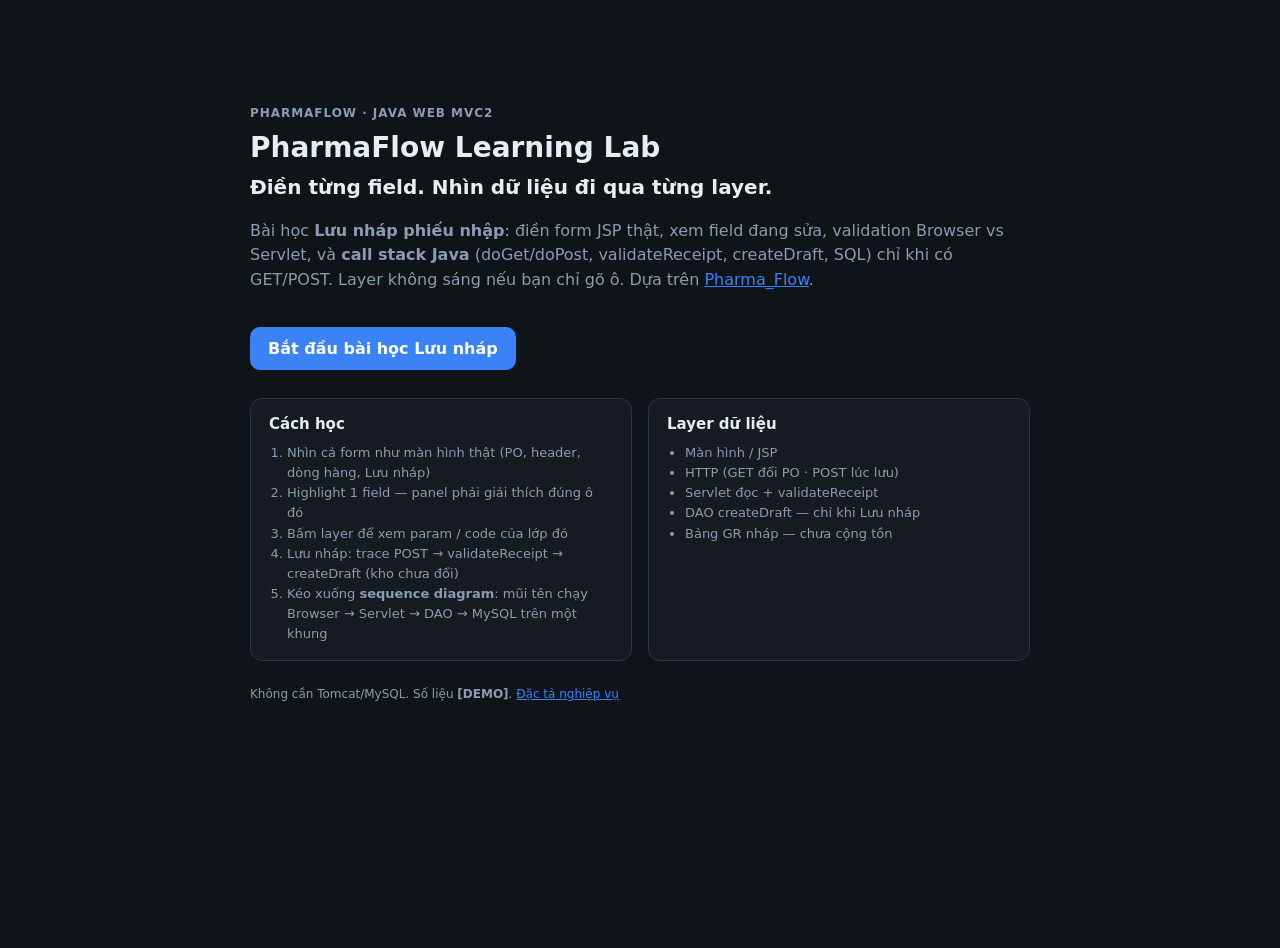
<file: index.html>
<!DOCTYPE html>
<html lang="vi">
<head>
  <meta charset="UTF-8">
  <meta name="viewport" content="width=device-width, initial-scale=1.0">
  <title>PharmaFlow Learning Lab</title>
  <link rel="stylesheet" href="css/explorer.css">
</head>
<body class="sfe-landing-page">
  <div class="sfe-landing sfe-landing--lab">
    <p class="sfe-kicker">PharmaFlow · Java Web MVC2</p>
    <h1>PharmaFlow Learning Lab</h1>
    <p class="sfe-tagline">Điền từng field. Nhìn dữ liệu đi qua từng layer.</p>
    <p>
      Bài học <strong>Lưu nháp phiếu nhập</strong>: điền form JSP thật, xem field đang sửa,
      validation Browser vs Servlet, và <strong>call stack Java</strong> (doGet/doPost, validateReceipt, createDraft, SQL)
      chỉ khi có GET/POST. Layer không sáng nếu bạn chỉ gõ ô. Dựa trên
      <a class="sfe-doc-link" href="https://github.com/longv0208/Pharma_Flow" target="_blank" rel="noopener">Pharma_Flow</a>.
    </p>

    <a class="sfe-cta" href="nhap-kho-form.html">Bắt đầu bài học Lưu nháp</a>

    <div class="sfe-landing-grid">
      <section>
        <h2>Cách học</h2>
        <ol>
          <li>Nhìn cả form như màn hình thật (PO, header, dòng hàng, Lưu nháp)</li>
          <li>Highlight 1 field — panel phải giải thích đúng ô đó</li>
          <li>Bấm layer để xem param / code của lớp đó</li>
          <li>Lưu nháp: trace POST → validateReceipt → createDraft (kho chưa đổi)</li>
          <li>Kéo xuống <strong>sequence diagram</strong>: mũi tên chạy Browser → Servlet → DAO → MySQL trên một khung</li>
        </ol>
      </section>
      <section>
        <h2>Layer dữ liệu</h2>
        <ul>
          <li>Màn hình / JSP</li>
          <li>HTTP (GET đổi PO · POST lúc lưu)</li>
          <li>Servlet đọc + validateReceipt</li>
          <li>DAO createDraft — chỉ khi Lưu nháp</li>
          <li>Bảng GR nháp — chưa cộng tồn</li>
        </ul>
      </section>
    </div>

    <p class="sfe-landing-note">
      Không cần Tomcat/MySQL. Số liệu <strong>[DEMO]</strong>.
      <a class="sfe-doc-link" href="docs/PharmaFlow_Dac_Ta_Nghiep_Vu_Nhap_Kho.md">Đặc tả nghiệp vụ</a>
    </p>
  </div>
</body>
</html>
</file>
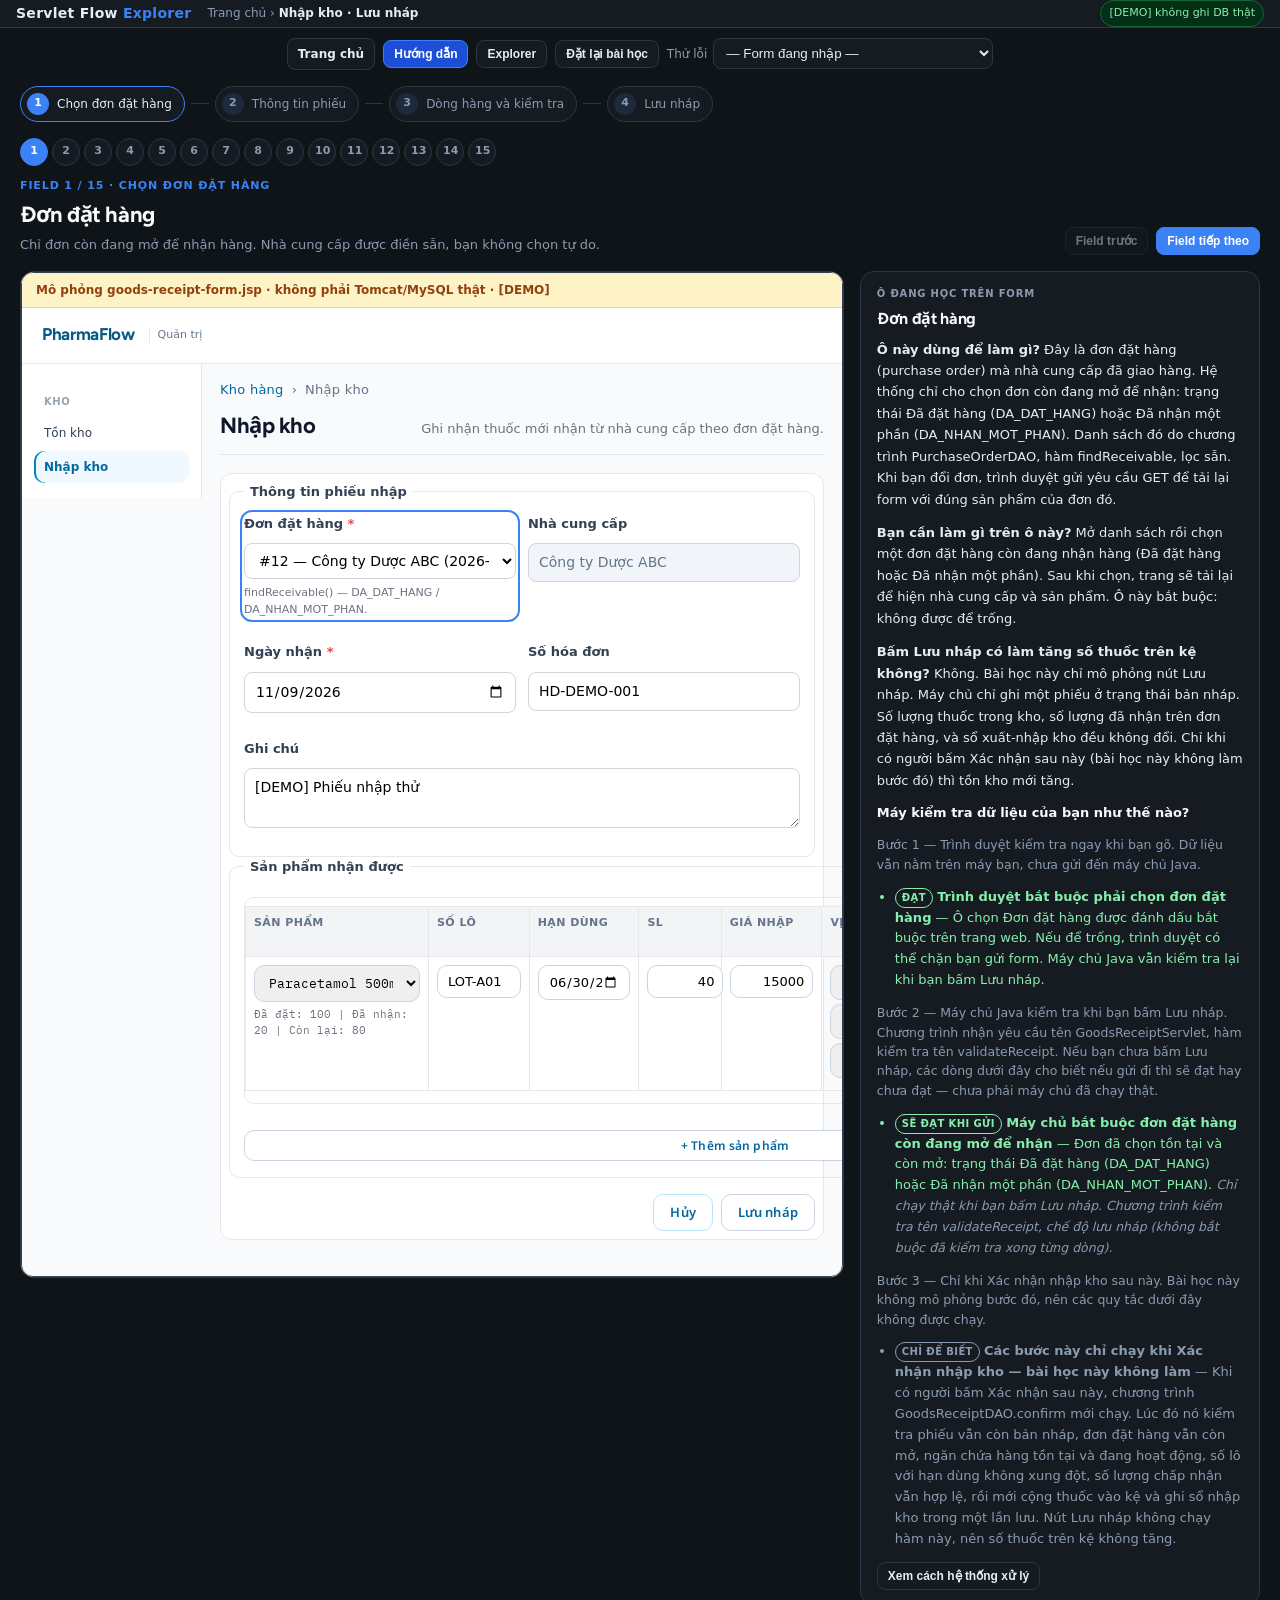
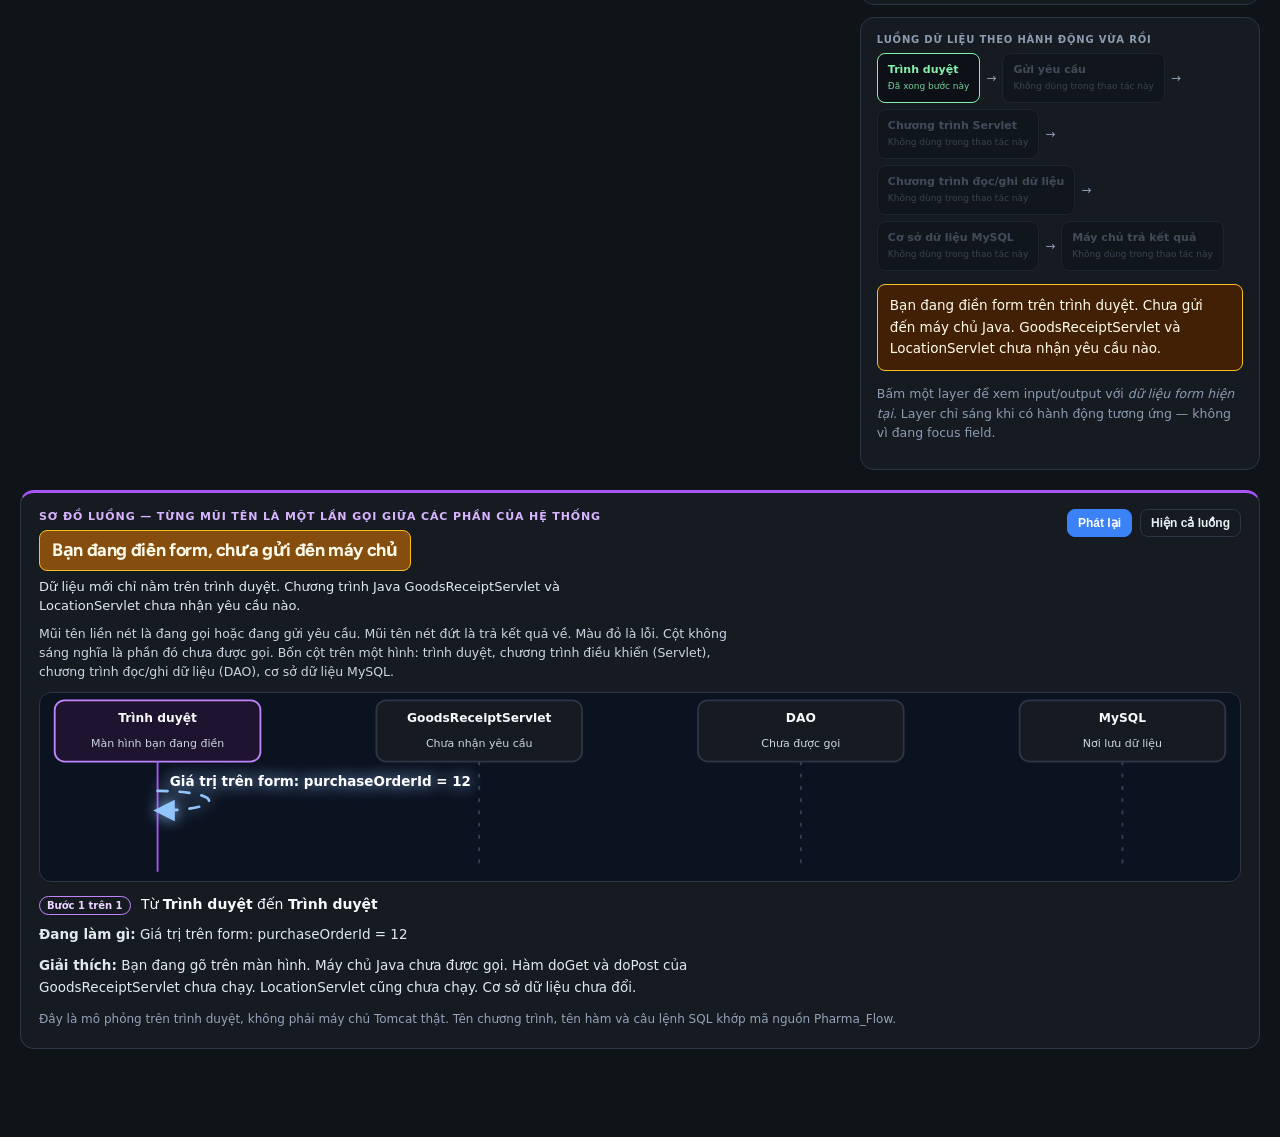
<file: nhap-kho-form.html>
<!DOCTYPE html>
<html lang="vi">
<head>
  <meta charset="UTF-8">
  <meta name="viewport" content="width=device-width, initial-scale=1.0">
  <title>Form nhập kho — PharmaFlow Learning Lab</title>
  <link rel="stylesheet" href="css/main.css">
  <link rel="stylesheet" href="css/explorer.css?v=plain1">
</head>
<body class="wiz-page">
  <header class="sfe-topbar">
    <div class="sfe-logo">Servlet Flow <span>Explorer</span></div>
    <div class="sfe-crumb">
      <a class="sfe-crumb-link" href="index.html">Trang chủ</a>
      › <strong>Nhập kho · Lưu nháp</strong>
    </div>
    <div class="sfe-topbar-right">
      <span class="sfe-chip ok">[DEMO] không ghi DB thật</span>
    </div>
  </header>

  <div class="wiz-toolbar">
    <a class="sfe-btn" href="index.html">Trang chủ</a>
    <button type="button" class="sfe-btn is-on" id="modeGuided">Hướng dẫn</button>
    <button type="button" class="sfe-btn" id="modeExplorer">Explorer</button>
    <button type="button" class="sfe-btn" id="resetLesson">Đặt lại bài học</button>
    <label class="wiz-scenario-label">Thử lỗi
      <select id="wizScenario">
        <option value="">— Form đang nhập —</option>
      </select>
    </label>
  </div>

  <div class="wiz-shell">
    <nav class="wiz-stepper" id="wizStepper" aria-label="Nhóm field"></nav>
    <nav class="wiz-progress" id="wizProgress" aria-label="15 field"></nav>

    <div class="wiz-head">
      <div>
        <p class="wiz-kicker" id="wizStepLabel">Field 1 / 15</p>
        <h1 id="wizTitle">Đơn đặt hàng</h1>
        <p class="wiz-sub" id="wizSub">Form JSP đầy đủ — một field mỗi lần, layer theo hành động thật.</p>
      </div>
      <div class="wiz-nav wiz-nav-sticky">
        <button type="button" class="sfe-btn" id="wizBack">Field trước</button>
        <button type="button" class="sfe-btn primary" id="wizNext">Field tiếp theo</button>
      </div>
    </div>

    <div class="wiz-grid">
      <section class="wiz-main">
        <div id="wizFormPane" class="wiz-form-host"></div>
      </section>

      <aside class="wiz-side" id="guidedSide">
        <div class="wiz-panel" id="wizFieldCard"></div>
        <div class="wiz-panel">
          <p class="wiz-card-kicker">Luồng dữ liệu theo hành động vừa rồi</p>
          <div class="wiz-layers" id="wizLayers"></div>
          <p class="wiz-muted" id="wizLayerNote"></p>
          <div id="wizLayerDetail" class="wiz-layer-detail"></div>
        </div>
      </aside>

      <aside class="wiz-side is-hidden" id="explorerSide"></aside>
    </div>

    <section class="be-stage" id="wizBackend" aria-label="Sequence diagram luồng Java"></section>
  </div>

  <div id="sfeModal" class="sfe-modal is-hidden" role="dialog" aria-modal="true">
    <div class="sfe-modal-card">
      <p id="sfeModalText"></p>
      <div class="wiz-nav">
        <button type="button" class="sfe-btn" id="sfeModalCancel">Ở lại</button>
        <button type="button" class="sfe-btn primary" id="sfeModalOk">Đồng ý</button>
      </div>
    </div>
  </div>

  <script src="data/demo-catalog.js"></script>
  <script src="data/field-guide.js?v=plain1"></script>
  <script src="data/save-draft-trace.js?v=plain1"></script>
  <script src="data/nhap-kho-form-actions.js"></script>
  <script src="data/nhap-kho-nghiep-vu.js"></script>
  <script src="js/lesson-state.js"></script>
  <script src="js/validate-receipt.js?v=plain1"></script>
  <script src="js/data-flow.js?v=plain1"></script>
  <script src="js/backend-viz.js?v=plain1"></script>
  <script src="js/explorer-panel.js?v=plain1"></script>
  <script src="js/wizard.js?v=plain2"></script>
</body>
</html>
</file>
<file: css/explorer.css>
/* Servlet Flow Explorer chrome — không đụng CSS app thật */

/* --- Tokens --- */
:root {
  --sfe-bg: #0f1419;
  --sfe-panel: #161b22;
  --sfe-panel-2: #1c2330;
  --sfe-border: #2d3644;
  --sfe-text: #e6edf3;
  --sfe-muted: #8b9bb0;
  --sfe-http: #3b82f6;
  --sfe-ctrl: #a855f7;
  --sfe-dao: #f59e0b;
  --sfe-ok: #22c55e;
  --sfe-err: #ef4444;
  --sfe-hotspot: #fbbf24;
  --sfe-font: "IBM Plex Sans", "Segoe UI", system-ui, sans-serif;
  --sfe-mono: "IBM Plex Mono", "Consolas", monospace;
}

*,
*::before,
*::after {
  box-sizing: border-box;
}

html, body {
  margin: 0;
  height: 100%;
  font-family: var(--sfe-font);
  background: var(--sfe-bg);
  color: var(--sfe-text);
}

/* --- Shell (topbar + 3-pane body) --- */
.sfe-app {
  display: grid;
  grid-template-rows: 52px 1fr;
  height: 100vh;
}

.sfe-topbar {
  display: flex;
  align-items: center;
  gap: 16px;
  padding: 0 16px;
  border-bottom: 1px solid var(--sfe-border);
  background: var(--sfe-panel);
}

.sfe-logo {
  font-weight: 700;
  font-size: 14px;
  letter-spacing: .02em;
}
.sfe-logo span { color: var(--sfe-http); }

.sfe-crumb {
  font-size: 12px;
  color: var(--sfe-muted);
}
.sfe-crumb strong { color: var(--sfe-text); font-weight: 600; }
.sfe-crumb-link { color: inherit; text-decoration: none; }
.sfe-crumb-link:hover { text-decoration: underline; }

.sfe-topbar-right {
  margin-left: auto;
  display: flex;
  gap: 8px;
  align-items: center;
}

.sfe-chip {
  font-size: 11px;
  padding: 4px 8px;
  border-radius: 999px;
  border: 1px solid var(--sfe-border);
  color: var(--sfe-muted);
}
.sfe-chip.ok { border-color: #166534; color: #86efac; background: #052e16; }

.sfe-body {
  display: grid;
  grid-template-columns: 240px 1fr 340px;
  min-height: 0;
}

@media (max-width: 1100px) {
  .sfe-body { grid-template-columns: 200px 1fr; }
  .sfe-right { display: none; }
  .sfe-right.open { display: flex; position: fixed; inset: 52px 0 0 auto; width: min(360px, 100%); z-index: 40; }
}

.sfe-left, .sfe-right {
  background: var(--sfe-panel);
  border-right: 1px solid var(--sfe-border);
  display: flex;
  flex-direction: column;
  min-height: 0;
}
.sfe-right { border-right: 0; border-left: 1px solid var(--sfe-border); }

.sfe-panel-head {
  padding: 12px 14px;
  font-size: 11px;
  font-weight: 700;
  letter-spacing: .08em;
  text-transform: uppercase;
  color: var(--sfe-muted);
  border-bottom: 1px solid var(--sfe-border);
}

/* --- Left: action list --- */
.sfe-action-list {
  list-style: none;
  margin: 0;
  padding: 8px;
  overflow: auto;
  flex: 1;
}

.sfe-action-list button {
  width: 100%;
  text-align: left;
  background: transparent;
  border: 1px solid transparent;
  color: var(--sfe-text);
  border-radius: 8px;
  padding: 10px 10px;
  cursor: pointer;
  display: flex;
  gap: 10px;
  align-items: flex-start;
  font: inherit;
  margin-bottom: 4px;
}
.sfe-action-list button:hover { background: var(--sfe-panel-2); }
.sfe-action-list button.active {
  background: #1e293b;
  border-color: var(--sfe-http);
}

.sfe-badge {
  flex-shrink: 0;
  width: 22px;
  height: 22px;
  border-radius: 50%;
  background: var(--sfe-hotspot);
  color: #111;
  font-size: 12px;
  font-weight: 800;
  display: grid;
  place-items: center;
}
.sfe-action-meta { min-width: 0; }
.sfe-action-meta .t { font-size: 13px; font-weight: 600; }
.sfe-action-meta .s {
  font-size: 11px;
  color: var(--sfe-muted);
  margin-top: 2px;
  white-space: nowrap;
  overflow: hidden;
  text-overflow: ellipsis;
}

.sfe-tag {
  display: inline-block;
  font-size: 10px;
  font-weight: 700;
  padding: 2px 6px;
  border-radius: 4px;
  margin-top: 4px;
}
.sfe-tag.get { background: #1e3a5f; color: #93c5fd; }
.sfe-tag.post { background: #3b1d5c; color: #d8b4fe; }
.sfe-tag.js { background: #3f3f16; color: #fde047; }

/* --- Center: toolbar + embedded app frame --- */
.sfe-center {
  display: flex;
  flex-direction: column;
  min-width: 0;
  min-height: 0;
  background: #0b1220;
}

.sfe-toolbar {
  display: flex;
  align-items: center;
  gap: 10px;
  padding: 8px 12px;
  border-bottom: 1px solid var(--sfe-border);
  background: var(--sfe-panel-2);
  font-size: 12px;
  color: var(--sfe-muted);
}
.sfe-toolbar strong { color: var(--sfe-text); }

.sfe-btn {
  appearance: none;
  border: 1px solid var(--sfe-border);
  background: var(--sfe-panel);
  color: var(--sfe-text);
  border-radius: 8px;
  padding: 6px 10px;
  font-size: 12px;
  font-weight: 600;
  cursor: pointer;
}
.sfe-btn:hover { border-color: var(--sfe-http); }
.sfe-btn.primary {
  background: var(--sfe-http);
  border-color: var(--sfe-http);
  color: #fff;
}
.sfe-btn:disabled {
  opacity: .45;
  cursor: not-allowed;
}
.sfe-toolbar .spacer { flex: 1; }

.sfe-viewport {
  flex: 1;
  overflow: auto;
  padding: 16px;
  background:
    radial-gradient(800px 400px at 50% 0%, rgba(59,130,246,.12), transparent 60%),
    #0b1220;
}

.sfe-frame {
  background: #f9fafb;
  color: #111827;
  border-radius: 12px;
  overflow: hidden;
  box-shadow: 0 20px 50px rgba(0,0,0,.45);
  border: 1px solid #334155;
  max-width: 1100px;
  margin: 0 auto;
  position: relative;
}

.sfe-demo-banner {
  background: #fef3c7;
  color: #92400e;
  font-size: 12px;
  padding: 8px 14px;
  border-bottom: 1px solid #fcd34d;
  font-weight: 600;
}

/* Hotspot overlays on app UI */
.sfe-hotspot {
  position: relative;
  outline: 2px dashed transparent;
  outline-offset: 2px;
  border-radius: 6px;
  transition: outline-color .15s ease, box-shadow .15s ease;
  cursor: pointer;
}
.sfe-hotspot--inline { display: inline-block; }
.sfe-hotspot:hover,
.sfe-hotspot.active {
  outline-color: var(--sfe-hotspot);
  box-shadow: 0 0 0 4px rgba(251, 191, 36, .25);
  z-index: 2;
}
.sfe-hotspot-mark {
  position: absolute;
  top: -10px;
  left: -10px;
  width: 22px;
  height: 22px;
  border-radius: 50%;
  background: var(--sfe-hotspot);
  color: #111;
  font-size: 12px;
  font-weight: 800;
  display: grid;
  place-items: center;
  box-shadow: 0 2px 6px rgba(0,0,0,.25);
  pointer-events: none;
  z-index: 3;
}

/* --- Right: inspector --- */
.sfe-inspector {
  overflow: auto;
  flex: 1;
  padding: 12px 14px 24px;
  font-size: 13px;
}

.sfe-empty,
.sfe-prose {
  color: var(--sfe-muted);
  font-size: 13px;
  line-height: 1.5;
}
.sfe-empty { padding: 8px 0; }
.sfe-prose { margin: 0; color: var(--sfe-text); }
.sfe-muted-inline { color: var(--sfe-muted); }

.sfe-legend-http { color: var(--sfe-http); }
.sfe-legend-ctrl { color: var(--sfe-ctrl); }
.sfe-legend-dao { color: var(--sfe-dao); }
.sfe-legend-ok { color: var(--sfe-ok); }

.sfe-insp-title {
  font-size: 16px;
  font-weight: 700;
  margin: 0 0 4px;
}
.sfe-insp-sub {
  color: var(--sfe-muted);
  font-size: 12px;
  margin-bottom: 14px;
}

.sfe-kv {
  display: grid;
  grid-template-columns: 110px 1fr;
  gap: 6px 10px;
  margin-bottom: 14px;
  font-size: 12px;
}
.sfe-kv dt { color: var(--sfe-muted); }
.sfe-kv dd { margin: 0; word-break: break-word; }
.sfe-kv code, .sfe-code {
  font-family: var(--sfe-mono);
  font-size: 11px;
  background: #0d1117;
  padding: 1px 5px;
  border-radius: 4px;
  color: #93c5fd;
}

.sfe-section {
  margin-top: 14px;
  padding-top: 12px;
  border-top: 1px solid var(--sfe-border);
}
.sfe-section h4 {
  margin: 0 0 8px;
  font-size: 11px;
  letter-spacing: .06em;
  text-transform: uppercase;
  color: var(--sfe-muted);
}

.sfe-http-box {
  background: #0d1117;
  border: 1px solid #1e3a5f;
  border-left: 3px solid var(--sfe-http);
  border-radius: 8px;
  padding: 10px 12px;
  font-family: var(--sfe-mono);
  font-size: 11px;
  white-space: pre-wrap;
  color: #bfdbfe;
  line-height: 1.45;
}

.sfe-ref {
  font-size: 12px;
  padding: 8px 10px;
  border-radius: 8px;
  background: var(--sfe-panel-2);
  margin-bottom: 6px;
  border-left: 3px solid var(--sfe-ctrl);
}
.sfe-ref .f { font-family: var(--sfe-mono); font-size: 11px; color: #d8b4fe; }
.sfe-ref .n { color: var(--sfe-muted); margin-top: 2px; }

.sfe-dao {
  border-left-color: var(--sfe-dao);
}
.sfe-dao .f { color: #fcd34d; }

.sfe-branch {
  font-size: 12px;
  padding: 8px 10px;
  border-radius: 8px;
  background: #052e16;
  border: 1px solid #166534;
  color: #bbf7d0;
  margin-bottom: 6px;
}
.sfe-branch.fail {
  background: #450a0a;
  border-color: #7f1d1d;
  color: #fecaca;
}

.sfe-hint-bar {
  margin-top: auto;
  padding: 10px 14px;
  border-top: 1px solid var(--sfe-border);
  font-size: 11px;
  color: var(--sfe-muted);
  line-height: 1.4;
}

/* --- Embedded admin form (light theme inside dark chrome) --- */
.sfe-frame .admin-sidebar { width: 180px; }
.sfe-frame .admin-main { padding: 16px 18px; }
.sfe-frame .gr-items-wrap {
  overflow-x: auto;
  margin: 8px 0 12px;
  border: 1px solid #e5e7eb;
  border-radius: 10px;
}
.sfe-frame .gr-items-table {
  font-size: 12px;
  table-layout: fixed;
  min-width: 980px;
  margin: 0;
}
.sfe-frame .gr-items-table th.col-product { width: 20%; }
.sfe-frame .gr-items-table th.col-batch { width: 11%; }
.sfe-frame .gr-items-table th.col-expiry { width: 12%; }
.sfe-frame .gr-items-table th.col-qty { width: 9%; }
.sfe-frame .gr-items-table th.col-cost { width: 11%; }
.sfe-frame .gr-items-table th.col-loc { width: 13%; }
.sfe-frame .gr-items-table th.col-insp { width: 12%; }
.sfe-frame .gr-items-table th.col-reason { width: 12%; }
.sfe-frame .gr-items-table th.col-act { width: 7%; }
.sfe-frame .gr-items-table .gr-qty,
.sfe-frame .gr-items-table .gr-cost {
  min-width: 4.75rem;
  width: 100%;
  font-variant-numeric: tabular-nums;
  text-align: right;
  padding-right: 8px;
}
.sfe-frame .gr-items-table input[type="number"] {
  -moz-appearance: textfield;
}
.sfe-frame .gr-items-table input[type="number"]::-webkit-outer-spin-button,
.sfe-frame .gr-items-table input[type="number"]::-webkit-inner-spin-button {
  -webkit-appearance: none;
  margin: 0;
}
.sfe-frame .admin-nav-link { font-size: 12px; padding: 7px 10px; }
.sfe-frame .profile-actions { display: flex; gap: 8px; flex-wrap: wrap; margin-top: 16px; }
.sfe-frame .profile-card {
  background: #fff;
  border: 1px solid #e5e7eb;
  border-radius: 12px;
  padding: 16px;
}
.sfe-frame .profile-group {
  border: 1px solid #e5e7eb;
  border-radius: 10px;
  padding: 12px 14px 16px;
  margin: 0 0 14px;
}
.sfe-frame .profile-group legend {
  font-weight: 700;
  padding: 0 6px;
}
.sfe-frame .profile-grid {
  display: grid;
  grid-template-columns: 1fr 1fr;
  gap: 12px;
}
.sfe-frame .form-field { margin-bottom: 10px; }
.sfe-frame .form-field label {
  display: block;
  font-size: 12px;
  font-weight: 600;
  margin-bottom: 4px;
}
.sfe-frame .form-field input,
.sfe-frame .form-field select,
.sfe-frame .form-field textarea {
  width: 100%;
  padding: 8px 10px;
  border: 1px solid #d1d5db;
  border-radius: 8px;
  font: inherit;
}
.sfe-frame .field-hint { font-size: 11px; color: #6b7280; }
.sfe-frame .req { color: #ef4444; }
.sfe-frame .admin-table {
  width: 100%;
  border-collapse: collapse;
  margin: 8px 0 12px;
}
.sfe-frame .admin-table th,
.sfe-frame .admin-table td {
  border: 1px solid #e5e7eb;
  padding: 8px;
  vertical-align: top;
  text-align: left;
}
.sfe-frame .admin-table th {
  background: #f3f4f6;
  font-size: 11px;
}
.sfe-frame .section-sub { color: #6b7280; margin: 4px 0 0; font-size: 13px; }
.sfe-frame .section-head h2 { margin: 0; font-size: 22px; }
.sfe-frame .gr-loc-cell select { display: block; margin-bottom: 4px; }
.sfe-frame .admin-shell { min-height: 520px; }
.sfe-frame .admin-nav-label { font-size: 10px; }

@media (max-width: 900px) {
  .sfe-frame .profile-grid { grid-template-columns: 1fr; }
  .sfe-frame .admin-sidebar { display: none; }
}

/* --- Left tabs + nghiệp vụ --- */
.sfe-tabs {
  display: flex;
  gap: 4px;
  padding: 8px 8px 0;
  border-bottom: 1px solid var(--sfe-border);
}
.sfe-tabs button {
  flex: 1;
  appearance: none;
  border: 0;
  background: transparent;
  color: var(--sfe-muted);
  font: inherit;
  font-size: 12px;
  font-weight: 700;
  padding: 8px 6px;
  cursor: pointer;
  border-bottom: 2px solid transparent;
}
.sfe-tabs button.active {
  color: var(--sfe-text);
  border-bottom-color: var(--sfe-http);
}
.sfe-left-pane {
  display: flex;
  flex-direction: column;
  min-height: 0;
  flex: 1;
  overflow: hidden;
}
/* hidden vs display:flex conflict — always use this class */
.sfe-left-pane.is-hidden,
.sfe-inspector.is-hidden,
[hidden].sfe-force-hide {
  display: none !important;
}
.sfe-topic {
  width: 100%;
  text-align: left;
  background: transparent;
  border: 1px solid transparent;
  color: var(--sfe-text);
  border-radius: 8px;
  padding: 10px;
  cursor: pointer;
  font: inherit;
  margin: 0 0 4px;
}
.sfe-topic:hover { background: var(--sfe-panel-2); }
.sfe-topic.active {
  background: #1e293b;
  border-color: #166534;
}

.sfe-biz-block {
  background: #052e16;
  border: 1px solid #166534;
  border-radius: 10px;
  padding: 10px 12px !important;
  margin-bottom: 12px;
}
.sfe-biz-block h4 { color: #86efac !important; }
.sfe-biz-phase {
  font-size: 12px;
  font-weight: 700;
  color: #bbf7d0;
  margin: 0 0 6px;
}
.sfe-stock {
  font-size: 12px;
  margin: 8px 0;
  color: #fde68a;
}
.sfe-biz-list {
  margin: 6px 0 0;
  padding-left: 18px;
  font-size: 12px;
  line-height: 1.45;
  color: var(--sfe-text);
}
.sfe-oneliner {
  background: var(--sfe-panel-2);
  border-left: 3px solid var(--sfe-ok);
  padding: 10px 12px;
  border-radius: 0 8px 8px 0;
}
.sfe-concept {
  padding: 8px 0;
  border-bottom: 1px solid var(--sfe-border);
  font-size: 12px;
}
.sfe-concept .t { font-weight: 700; color: #93c5fd; margin-bottom: 2px; }
.sfe-concept .m { color: var(--sfe-muted); line-height: 1.4; }
.sfe-phase {
  margin-bottom: 8px;
  border: 1px solid var(--sfe-border);
  border-radius: 8px;
  padding: 6px 10px;
  background: var(--sfe-panel-2);
  font-size: 12px;
}
.sfe-phase summary {
  cursor: pointer;
  font-weight: 700;
  color: #e9d5ff;
}
.sfe-phase ul,
.sfe-phase-list {
  margin: 8px 0 4px;
  padding-left: 18px;
  color: var(--sfe-muted);
  list-style: disc;
}
.sfe-biz-topics {
  padding: 8px;
  overflow: auto;
  flex: 1;
  display: flex;
  flex-direction: column;
}
.sfe-mini-table {
  width: 100%;
  border-collapse: collapse;
  font-size: 11px;
}
.sfe-mini-table td {
  border-bottom: 1px solid var(--sfe-border);
  padding: 6px 4px;
  vertical-align: top;
}
.sfe-mini-table code { color: #fcd34d; }

/* Landing */
.sfe-landing {
  max-width: 720px;
  margin: 48px auto;
  padding: 0 20px;
  color: var(--sfe-text);
}
.sfe-landing h1 { font-size: 28px; margin: 0 0 8px; }
.sfe-landing p { color: var(--sfe-muted); line-height: 1.55; }
.sfe-landing a.card {
  display: block;
  margin-top: 20px;
  padding: 16px 18px;
  border: 1px solid var(--sfe-border);
  border-radius: 12px;
  background: var(--sfe-panel);
  color: inherit;
  text-decoration: none;
}
.sfe-landing a.card:hover { border-color: var(--sfe-http); }
.sfe-landing a.card strong { display: block; font-size: 16px; margin-bottom: 4px; }
.sfe-landing-note { font-size: 12px; color: var(--sfe-muted); margin: 0; }
.sfe-landing-foot { margin-top: 28px; font-size: 12px; }
.sfe-doc-link { color: var(--sfe-http); }

.sfe-landing-page { min-height: 100vh; background: var(--sfe-bg); }
.sfe-landing--lab { max-width: 820px; padding-top: 56px; padding-bottom: 64px; }
.sfe-kicker {
  font-size: 12px;
  font-weight: 700;
  letter-spacing: .08em;
  text-transform: uppercase;
  color: var(--sfe-http);
  margin: 0 0 8px;
}
.sfe-tagline {
  font-size: 20px !important;
  color: var(--sfe-text) !important;
  font-weight: 600;
  margin: 0 0 16px !important;
}
.sfe-cta {
  display: inline-block;
  margin: 18px 0 28px;
  padding: 12px 18px;
  border-radius: 10px;
  background: var(--sfe-http);
  color: #fff !important;
  font-weight: 700;
  text-decoration: none !important;
}
.sfe-cta:hover { filter: brightness(1.08); }
.sfe-landing-grid {
  display: grid;
  grid-template-columns: 1fr 1fr;
  gap: 16px;
  margin-bottom: 24px;
}
@media (max-width: 720px) {
  .sfe-landing-grid { grid-template-columns: 1fr; }
}
.sfe-landing-grid section {
  background: var(--sfe-panel);
  border: 1px solid var(--sfe-border);
  border-radius: 12px;
  padding: 16px 18px;
}
.sfe-landing-grid h2 {
  font-size: 15px;
  margin: 0 0 10px;
}
.sfe-landing-grid ul,
.sfe-landing-grid ol {
  margin: 0;
  padding-left: 18px;
  color: var(--sfe-muted);
  font-size: 13px;
  line-height: 1.55;
}

/* Onboarding */
.sfe-onboard {
  position: fixed;
  inset: 0;
  background: rgba(0,0,0,.55);
  z-index: 80;
  display: grid;
  place-items: center;
  padding: 20px;
}
.sfe-onboard[hidden] { display: none !important; }
.sfe-onboard-card {
  max-width: 480px;
  background: var(--sfe-panel);
  border: 1px solid var(--sfe-border);
  border-radius: 14px;
  padding: 20px 22px;
}
.sfe-onboard-card h3 { margin: 0 0 10px; }
.sfe-onboard-card ol { color: var(--sfe-muted); line-height: 1.5; }
.sfe-onboard-terms { font-size: 12px; color: var(--sfe-muted); }

/* Trace modal */
.sfe-trace-modal {
  position: fixed;
  inset: 0;
  background: rgba(2,6,23,.72);
  z-index: 90;
  display: flex;
  align-items: stretch;
  justify-content: center;
  padding: 24px;
}
.sfe-trace-modal[hidden] { display: none !important; }
.sfe-trace-dialog {
  width: min(1100px, 100%);
  background: var(--sfe-panel);
  border: 1px solid var(--sfe-border);
  border-radius: 14px;
  display: flex;
  flex-direction: column;
  max-height: calc(100vh - 48px);
  overflow: hidden;
}
.sfe-trace-head {
  display: flex;
  align-items: center;
  justify-content: space-between;
  gap: 12px;
  padding: 12px 16px;
  border-bottom: 1px solid var(--sfe-border);
}
.sfe-trace-toolbar {
  display: flex;
  flex-wrap: wrap;
  gap: 8px;
  align-items: center;
  padding: 10px 14px;
  border-bottom: 1px solid var(--sfe-border);
  background: var(--sfe-panel-2);
  font-size: 12px;
}
.sfe-trace-branch { display: inline-flex; gap: 4px; align-items: center; margin-right: 6px; }
.sfe-trace-body {
  display: grid;
  grid-template-columns: 240px 1fr;
  min-height: 0;
  flex: 1;
}
@media (max-width: 800px) {
  .sfe-trace-body { grid-template-columns: 1fr; }
  .sfe-trace-timeline { max-height: 140px; }
}
.sfe-trace-timeline {
  overflow: auto;
  border-right: 1px solid var(--sfe-border);
  padding: 8px;
}
.sfe-tl-item {
  display: block;
  width: 100%;
  text-align: left;
  border: 1px solid transparent;
  background: transparent;
  color: var(--sfe-muted);
  font: inherit;
  font-size: 11px;
  padding: 8px;
  border-radius: 8px;
  cursor: pointer;
  margin-bottom: 4px;
}
.sfe-tl-item:hover { background: var(--sfe-panel-2); }
.sfe-tl-item.active { border-color: var(--sfe-http); color: var(--sfe-text); background: #1e293b; }
.sfe-tl-item.done { color: #86efac; }
.sfe-trace-main { overflow: auto; padding: 14px 16px 24px; }
.sfe-code-block {
  background: #0d1117;
  border: 1px solid var(--sfe-border);
  border-radius: 8px;
  padding: 12px;
  overflow: auto;
  font-family: var(--sfe-mono);
  font-size: 12px;
  line-height: 1.45;
  color: #e2e8f0;
}
.sfe-trace-alert {
  background: #450a0a;
  border: 1px solid #7f1d1d;
  color: #fecaca;
  padding: 8px 10px;
  border-radius: 8px;
  margin-bottom: 10px;
  font-size: 12px;
}
.sfe-result-card {
  margin-top: 14px;
  padding: 14px;
  border-radius: 10px;
  background: #052e16;
  border: 1px solid #166534;
  color: #bbf7d0;
}
.sfe-result-card.err {
  background: #450a0a;
  border-color: #7f1d1d;
  color: #fecaca;
}
.sfe-result-card p { margin: 6px 0 0; font-size: 13px; opacity: .9; }

/* ========== Wizard (field + layers) ========== */
.wiz-page { min-height: 100vh; background: var(--sfe-bg); }
.wiz-shell {
  max-width: 1440px;
  margin: 0 auto;
  padding: 16px 20px 40px;
}
.wiz-stepper {
  display: flex;
  align-items: center;
  gap: 6px;
  flex-wrap: wrap;
  margin-bottom: 16px;
}
.wiz-step {
  display: inline-flex;
  align-items: center;
  gap: 8px;
  border: 1px solid var(--sfe-border);
  background: var(--sfe-panel);
  color: var(--sfe-muted);
  border-radius: 999px;
  padding: 6px 12px 6px 6px;
  font: inherit;
  font-size: 12px;
  cursor: pointer;
}
.wiz-step-n {
  width: 22px; height: 22px;
  border-radius: 50%;
  background: #1e293b;
  display: grid; place-items: center;
  font-weight: 800;
  font-size: 11px;
}
.wiz-step.is-current {
  border-color: var(--sfe-http);
  color: var(--sfe-text);
}
.wiz-step.is-current .wiz-step-n { background: var(--sfe-http); color: #fff; }
.wiz-step.is-done { border-color: #166534; color: #86efac; }
.wiz-step-line {
  width: 18px; height: 1px;
  background: var(--sfe-border);
}
.wiz-head {
  display: flex;
  justify-content: space-between;
  gap: 16px;
  align-items: flex-end;
  margin-bottom: 16px;
}
.wiz-kicker {
  font-size: 11px;
  letter-spacing: .08em;
  text-transform: uppercase;
  color: var(--sfe-http);
  margin: 0 0 4px;
  font-weight: 700;
}
.wiz-head h1 { margin: 0; font-size: 22px; }
.wiz-sub { margin: 4px 0 0; color: var(--sfe-muted); font-size: 13px; }
.wiz-nav { display: flex; gap: 8px; flex-shrink: 0; }
.wiz-grid {
  display: grid;
  grid-template-columns: minmax(0, 1.75fr) minmax(280px, 0.85fr);
  gap: 16px;
  align-items: start;
}
@media (max-width: 900px) {
  .wiz-grid { grid-template-columns: 1fr; }
}
.wiz-main {
  background: var(--sfe-panel);
  border: 1px solid var(--sfe-border);
  border-radius: 14px;
  overflow: hidden;
}
.wiz-form-host {
  padding: 0;
  background: #f9fafb;
  color: #111827;
}
.wiz-form-host .admin-layout {
  min-height: unset;
  height: auto;
}
.wiz-form-host .admin-shell {
  flex: 0 0 auto;
  min-height: auto;
  align-items: flex-start;
}
.wiz-form-host .admin-main {
  padding: 16px 18px 20px;
  flex: 1 1 auto;
}
.wiz-form-host .wiz-form-card {
  margin: 0;
}
.wiz-form-host .form-field { margin-bottom: 12px; }
.wiz-form-host .form-field label {
  display: block;
  font-size: 13px;
  font-weight: 600;
  margin-bottom: 4px;
}
.wiz-form-host .form-field input,
.wiz-form-host .form-field select,
.wiz-form-host .form-field textarea {
  width: 100%;
  padding: 8px 10px;
  border: 1px solid #d1d5db;
  border-radius: 8px;
  font: inherit;
}
.wiz-form-host .field-hint { font-size: 11px; color: #6b7280; }
.wiz-form-host .req { color: #ef4444; }
.wiz-form-host .profile-card {
  background: #fff;
  border: 1px solid #e5e7eb;
  border-radius: 12px;
  padding: 8px;
}
.wiz-form-host .profile-group {
  border: 1px solid #e5e7eb;
  border-radius: 10px;
  padding: 12px 14px 16px;
  margin: 0;
}
.wiz-form-host .profile-group legend { font-weight: 700; padding: 0 6px; }
.wiz-form-card { margin: 12px; }
.wiz-form-host .is-focus-field {
  outline: 2px solid var(--sfe-http);
  outline-offset: 2px;
  border-radius: 8px;
}
.wiz-side {
  display: flex;
  flex-direction: column;
  gap: 12px;
  position: sticky;
  top: 12px;
}
.wiz-form-host #wizTraceHost {
  margin: 12px 18px 16px;
}
.wiz-panel {
  background: var(--sfe-panel);
  border: 1px solid var(--sfe-border);
  border-radius: 14px;
  padding: 14px 16px;
}
.wiz-card-kicker {
  font-size: 10px;
  letter-spacing: .08em;
  text-transform: uppercase;
  color: var(--sfe-muted);
  margin: 0 0 6px;
  font-weight: 700;
}
.wiz-panel h3 { margin: 0 0 8px; font-size: 16px; }
.wiz-prose { font-size: 13px; line-height: 1.65; margin: 0 0 12px; }
.wiz-muted { font-size: 12.5px; color: var(--sfe-muted); line-height: 1.55; }
.wiz-dl {
  display: grid;
  grid-template-columns: 110px 1fr;
  gap: 6px 10px;
  font-size: 12px;
  margin: 0 0 10px;
}
.wiz-dl dt { color: var(--sfe-muted); }
.wiz-dl dd { margin: 0; }
.wiz-dl code { color: #93c5fd; font-size: 11px; }
.wiz-layers {
  display: flex;
  flex-wrap: wrap;
  align-items: center;
  gap: 6px;
  margin-bottom: 8px;
}
.wiz-layer {
  border: 1px solid var(--sfe-border);
  background: #0d1117;
  color: var(--sfe-muted);
  border-radius: 8px;
  padding: 8px 10px;
  font: inherit;
  font-size: 11px;
  font-weight: 700;
  cursor: pointer;
}
.wiz-layer.is-off { opacity: .38; }
.wiz-layer.is-on.wiz-layer--ui { border-color: #64748b; color: #e2e8f0; }
.wiz-layer.is-on.wiz-layer--http { border-color: var(--sfe-http); color: #93c5fd; }
.wiz-layer.is-on.wiz-layer--ctrl { border-color: var(--sfe-ctrl); color: #d8b4fe; }
.wiz-layer.is-on.wiz-layer--dao { border-color: var(--sfe-dao); color: #fcd34d; }
.wiz-layer.is-on.wiz-layer--ok { border-color: var(--sfe-ok); color: #86efac; }
.wiz-layer.is-selected { box-shadow: 0 0 0 2px rgba(59,130,246,.45); }
.wiz-layer-arrow { color: var(--sfe-muted); font-size: 12px; }
.wiz-layer-detail h4 { margin: 10px 0 4px; font-size: 13px; }
.wiz-code {
  background: #0d1117;
  border: 1px solid var(--sfe-border);
  border-radius: 8px;
  padding: 10px;
  font-family: var(--sfe-mono);
  font-size: 11px;
  overflow: auto;
  color: #e2e8f0;
  white-space: pre-wrap;
  line-height: 1.4;
}
.wiz-http { border-left: 3px solid var(--sfe-http); }
.wiz-warn {
  background: #3f3f16;
  color: #fde047;
  padding: 8px 10px;
  border-radius: 8px;
  font-size: 12px;
}
.wiz-save {
  border: 1px solid #e5e7eb;
  border-radius: 12px;
  overflow: hidden;
  background: #fff;
}
.wiz-save-bar {
  display: flex;
  flex-wrap: wrap;
  gap: 8px;
  align-items: center;
  padding: 10px 12px;
  background: var(--sfe-panel-2);
  border-bottom: 1px solid var(--sfe-border);
  font-size: 12px;
  color: var(--sfe-text);
}
.wiz-save-bar label { display: inline-flex; gap: 4px; align-items: center; }
.wiz-trace-nav {
  list-style: none;
  margin: 0;
  padding: 8px;
  max-height: 160px;
  overflow: auto;
  display: flex;
  flex-direction: column;
  gap: 4px;
  background: #0b1220;
}
.wiz-tl {
  width: 100%;
  text-align: left;
  border: 1px solid transparent;
  background: transparent;
  color: var(--sfe-muted);
  font: inherit;
  font-size: 11px;
  padding: 6px 8px;
  border-radius: 6px;
  cursor: pointer;
}
.wiz-tl.is-on { border-color: var(--sfe-http); color: var(--sfe-text); background: #1e293b; }
.wiz-trace-card {
  padding: 14px;
  background: #f9fafb;
  color: #111827;
}
.wiz-trace-card h3 { margin: 0 0 6px; }
.wiz-trace-card .wiz-muted { color: #6b7280; }
.wiz-trace-card .wiz-code { color: #e2e8f0; }
.wiz-db {
  background: #ecfdf5;
  border: 1px solid #6ee7b7;
  border-radius: 8px;
  padding: 10px;
  font-size: 13px;
}

.is-hidden { display: none !important; }
.wiz-toolbar {
  display: flex;
  flex-wrap: wrap;
  gap: 8px;
  align-items: center;
  max-width: 1440px;
  margin: 0 auto;
  padding: 10px 20px 0;
}
.sfe-btn.is-on {
  border-color: var(--sfe-http);
  color: #fff;
  background: #1d4ed8;
}
.wiz-scenario-label {
  margin-left: auto;
  font-size: 12px;
  color: var(--sfe-muted);
  display: flex;
  gap: 6px;
  align-items: center;
}
.wiz-scenario-label select {
  max-width: 280px;
  background: var(--sfe-panel);
  color: var(--sfe-text);
  border: 1px solid var(--sfe-border);
  border-radius: 8px;
  padding: 6px 8px;
}
.wiz-progress {
  display: flex;
  flex-wrap: wrap;
  gap: 4px;
  margin: 0 0 12px;
}
.wiz-dot {
  width: 28px;
  height: 28px;
  border-radius: 50%;
  border: 1px solid var(--sfe-border);
  background: var(--sfe-panel);
  color: var(--sfe-muted);
  font: inherit;
  font-size: 11px;
  font-weight: 700;
  cursor: pointer;
}
.wiz-dot.is-on { background: var(--sfe-http); color: #fff; border-color: var(--sfe-http); }
.wiz-dot.is-done { border-color: #166534; color: #86efac; }
.wiz-layer {
  display: inline-flex;
  flex-direction: column;
  align-items: flex-start;
  gap: 2px;
}
.wiz-layer small {
  font-weight: 500;
  font-size: 9px;
  opacity: .85;
}
.wiz-layer.is-na { opacity: .38; }
.wiz-layer.is-idle { opacity: .5; }
.wiz-layer.is-done { border-color: #86efac; color: #86efac; }
.wiz-layer.is-running { border-color: var(--sfe-http); color: #93c5fd; }
.wiz-layer.is-error { border-color: #f87171; color: #fecaca; background: #450a0a; }
.wiz-checks { margin: 0 0 12px; padding-left: 18px; font-size: 13px; line-height: 1.6; }
.wiz-check { margin: 4px 0; }
.wiz-check--pass { color: #86efac; }
.wiz-check--fail { color: #fca5a5; }
.wiz-check--info { color: var(--sfe-muted); }
.wiz-badge {
  display: inline-block;
  font-size: 10px;
  font-weight: 800;
  letter-spacing: .04em;
  text-transform: uppercase;
  padding: 1px 6px;
  border-radius: 999px;
  border: 1px solid currentColor;
}
.wiz-h4 { margin: 12px 0 6px; font-size: 13px; }
.wiz-form-host .is-error-field {
  outline: 2px solid #ef4444;
  outline-offset: 2px;
  border-radius: 8px;
}
.sfe-form-errors {
  background: #fef2f2;
  border: 1px solid #fca5a5;
  color: #7f1d1d;
  padding: 10px 12px;
  border-radius: 8px;
  margin-bottom: 12px;
  font-size: 13px;
}
.sfe-modal {
  position: fixed;
  inset: 0;
  background: rgba(0,0,0,.55);
  display: grid;
  place-items: center;
  z-index: 40;
  padding: 16px;
}
.sfe-modal-card {
  background: var(--sfe-panel);
  border: 1px solid var(--sfe-border);
  border-radius: 12px;
  padding: 18px;
  max-width: 440px;
  width: 100%;
  color: var(--sfe-text);
}
.wiz-nav-sticky { flex-shrink: 0; }
@media (max-width: 900px) {
  .wiz-scenario-label { margin-left: 0; width: 100%; }
  .wiz-scenario-label select { flex: 1; max-width: none; }
  .wiz-head { flex-direction: column; align-items: stretch; }
  .wiz-nav { position: sticky; bottom: 0; background: var(--sfe-bg); padding: 8px 0; z-index: 5; }
  .wiz-side { position: static; }
  .sfe-frame .admin-sidebar { display: none; }
}
@media (max-width: 640px) {
  .wiz-shell { padding: 12px 12px 32px; }
  .wiz-toolbar { padding: 8px 12px 0; }
  .wiz-head h1 { font-size: 18px; }
}

/* --- Sequence diagram (backend flow animation) --- */
.be-stage {
  margin: 20px 0 48px;
  padding: 16px 18px 20px;
  background: var(--sfe-panel);
  border: 1px solid var(--sfe-border);
  border-radius: 14px;
  border-top: 3px solid var(--sfe-ctrl);
}
.be-head {
  display: flex;
  justify-content: space-between;
  gap: 16px;
  align-items: flex-start;
  flex-wrap: wrap;
  margin-bottom: 8px;
}
.be-kicker {
  margin: 0 0 4px;
  font-size: 11px;
  font-weight: 800;
  letter-spacing: .08em;
  text-transform: uppercase;
  color: #d8b4fe;
}
.be-stage h2,
.be-stage h2.be-title,
.wiz-head h1,
.wiz-panel h3,
.wiz-panel h4 {
  color: #f8fafc;
}
.be-stage h2.be-title {
  margin: 0;
  font-size: 18px;
  display: inline-block;
  background: #1e3a5f;
  border: 1px solid #60a5fa;
  padding: 6px 12px;
  border-radius: 8px;
  color: #eff6ff;
}
.be-stage.is-idle h2.be-title {
  background: #854d0e;
  border-color: #fbbf24;
  color: #fffbeb;
}
.be-sum { margin: 6px 0 0; color: #e2e8f0; font-size: 13px; max-width: 72ch; }
#wizLayerNote {
  color: #fffbeb;
  background: #422006;
  border: 1px solid #fbbf24;
  border-radius: 8px;
  padding: 10px 12px;
  font-weight: 500;
  font-size: 13.5px;
  line-height: 1.6;
}
.be-nav { display: flex; gap: 8px; align-items: center; flex-shrink: 0; }
.seq-legend { font-size: 12.5px; color: #cbd5e1; margin: 0 0 10px; line-height: 1.55; max-width: 90ch; }
.seq-scroll { overflow-x: auto; background: #0b1220; border: 1px solid var(--sfe-border); border-radius: 12px; }
.seq-svg { display: block; width: 100%; min-width: 720px; height: auto; color: #93c5fd; }
.seq-box { fill: #161b22; stroke: #2d3644; stroke-width: 1.5; }
.seq-box-t { fill: #f8fafc; font-size: 10px; font-weight: 700; font-family: var(--sfe-font); }
.seq-box-s { fill: #cbd5e1; font-size: 9px; font-family: var(--sfe-font); }
.seq-life { stroke: #334155; stroke-width: 1.5; stroke-dasharray: 3 7; }
.seq-actor.is-live .seq-box { stroke: #c084fc; fill: #1e1430; }
.seq-actor.is-live .seq-life { stroke: #a855f7; stroke-dasharray: none; }
.seq-msg { color: #93c5fd; cursor: pointer; }
.seq-msg .seq-line { stroke: currentColor; fill: none; stroke-width: 2.2; stroke-linecap: round; }
.seq-msg .seq-lab { fill: #e2e8f0; font-size: 11px; font-family: var(--sfe-font); }
.seq-msg.kind-return { color: #86efac; }
.seq-msg.kind-return .seq-line { stroke-dasharray: 5 4; }
.seq-msg.kind-error, .seq-msg.st-error { color: #f87171; }
.seq-msg.kind-note, .seq-msg.st-skip { color: #64748b; }
.seq-msg.is-future { opacity: .42; }
.seq-msg.is-past { opacity: .78; }
.seq-msg.is-on { opacity: 1; filter: drop-shadow(0 0 6px currentColor); }
.seq-msg.is-on .seq-line {
  stroke-dasharray: 8 10;
  animation: seq-flow 0.55s linear infinite;
}
.seq-msg.is-on .seq-lab { font-weight: 700; fill: #fff; }
@keyframes seq-flow {
  to { stroke-dashoffset: -36; }
}
.be-caption { min-height: 88px; margin-top: 12px; }
.be-cap-now { margin: 0 0 8px; font-size: 14px; color: #f8fafc; }
.be-cap-note { margin: 0 0 8px; font-size: 13.5px; color: #e2e8f0; line-height: 1.65; max-width: 92ch; }
.be-cap-empty { color: #cbd5e1; font-size: 13.5px; }
.seq-chip {
  display: inline-block;
  font-size: 10px;
  font-weight: 800;
  padding: 1px 7px;
  border-radius: 999px;
  border: 1px solid #c084fc;
  color: #e9d5ff;
  margin-right: 6px;
}
.be-sql { border-left: 3px solid var(--sfe-dao); margin-top: 8px; }
.be-note { font-size: 12px; color: #94a3b8; margin: 12px 0 0; line-height: 1.5; }
</file>
<file: css/main.css>
/* PharmaFlow — Home Page stylesheet */

/* Clean Medical theme — Google Fonts */
@import url('https://fonts.googleapis.com/css2?family=Figtree:wght@400;500;600;700;800&family=Noto+Sans:wght@400;500;600;700&family=IBM+Plex+Mono:wght@500;600&display=swap');

:root {
    --teal-50:  #f0fdfa;
    --teal-100: #ccfbf1;
    --teal-200: #99f6e4;
    --teal-500: #14b8a6;
    --teal-600: #0d9488;
    --teal-700: #0f766e;
    --teal-900: #134e4a;
    --amber-300: #fcd34d;
    --amber-500: #f59e0b;
    --amber-100: #fef3c7;
    --red-500: #ef4444;
    --red-100: #fee2e2;
    --gray-50:  #f9fafb;
    --gray-100: #f3f4f6;
    --gray-200: #e5e7eb;
    --gray-300: #d1d5db;
    --gray-500: #6b7280;
    --gray-700: #374151;
    --gray-900: #111827;
    --radius: 10px;
    --radius-lg: 14px;
    --shadow-sm: 0 1px 2px rgba(15, 23, 42, .06);
    --shadow-md: 0 6px 16px rgba(15, 23, 42, .08);
}

* { box-sizing: border-box; }
html, body { margin: 0; padding: 0; }
body {
    font-family: -apple-system, BlinkMacSystemFont, "Segoe UI", Roboto, "Helvetica Neue", Arial, sans-serif;
    color: var(--gray-900);
    background: var(--gray-50);
    line-height: 1.5;
    font-size: 14px;
}
a { color: var(--teal-700); text-decoration: none; }
a:hover { text-decoration: underline; }

.container {
    max-width: 1200px;
    margin: 0 auto;
    padding: 0 16px;
}

/* ============ Buttons ============ */
.btn {
    display: inline-block;
    padding: 8px 16px;
    border-radius: var(--radius);
    border: 1px solid transparent;
    font-size: 13px;
    font-weight: 500;
    cursor: pointer;
    text-align: center;
    transition: background-color .15s ease, box-shadow .15s ease;
    text-decoration: none;
}
.btn-primary {
    background: var(--teal-600);
    color: #fff;
}
.btn-primary:hover { background: var(--teal-700); text-decoration: none; }
.btn-primary:disabled, .btn-primary[disabled] {
    background: var(--gray-200);
    color: var(--gray-500);
    cursor: not-allowed;
}
.btn-secondary {
    background: #fff;
    color: var(--teal-700);
    border-color: var(--gray-300);
}
.btn-secondary:hover { background: var(--teal-50); border-color: var(--teal-600); text-decoration: none; }
.btn-ghost {
    background: transparent;
    color: var(--teal-700);
    border-color: var(--teal-600);
}
.btn-ghost:hover { background: var(--teal-50); text-decoration: none; }
.btn-lg { padding: 12px 24px; font-size: 15px; }
.btn-sm { padding: 6px 14px; font-size: 12px; }

/* ============ Header ============ */
.site-header {
    background: #fff;
    border-bottom: 1px solid var(--gray-200);
    position: sticky;
    top: 0;
    z-index: 50;
    backdrop-filter: blur(8px);
}
.header-inner {
    display: flex;
    align-items: center;
    gap: 24px;
    padding-top: 10px;
    padding-bottom: 10px;
}
.brand {
    display: flex;
    align-items: center;
    gap: 8px;
    color: var(--teal-900);
    font-weight: 700;
    font-size: 18px;
    flex-shrink: 0;
}
.brand:hover { text-decoration: none; }
.brand-mark {
    display: inline-flex;
    align-items: center;
    justify-content: center;
    width: 32px; height: 32px;
    background: var(--teal-100);
    color: var(--teal-700);
    border-radius: 8px;
}
.brand-tag {
    font-size: 11px;
    font-weight: 400;
    color: var(--gray-500);
    border-left: 1px solid var(--gray-200);
    padding-left: 8px;
}

.main-nav {
    flex: 1;
    display: flex;
    align-items: center;
    gap: 16px;
}
.nav-categories {
    position: relative;
}
.nav-categories-toggle {
    display: inline-flex;
    align-items: center;
    gap: 6px;
    padding: 6px 12px;
    background: var(--teal-50);
    border: 1px solid var(--teal-200);
    color: var(--teal-700);
    border-radius: 8px;
    font-size: 13px;
    cursor: pointer;
}
.nav-categories-menu {
    display: none;
    position: absolute;
    top: calc(100% + 6px);
    left: 0;
    min-width: 200px;
    background: #fff;
    border: 1px solid var(--gray-200);
    border-radius: var(--radius);
    box-shadow: var(--shadow-md);
    list-style: none;
    margin: 0;
    padding: 6px 0;
    z-index: 60;
}
.nav-categories:hover .nav-categories-menu,
.nav-categories:focus-within .nav-categories-menu {
    display: block;
}
.nav-categories-menu li a {
    display: block;
    padding: 8px 14px;
    color: var(--gray-700);
}
.nav-categories-menu li a:hover { background: var(--teal-50); text-decoration: none; }
.nav-categories-menu .empty-hint {
    padding: 8px 14px;
    color: var(--gray-500);
    font-style: italic;
}

.nav-links {
    display: flex;
    list-style: none;
    gap: 18px;
    margin: 0;
    padding: 0;
    align-items: center;
}
.nav-links li {
    display: inline-flex;
    align-items: center;
    gap: 4px;
}
.nav-links a {
    color: var(--gray-700);
    font-weight: 500;
    font-size: 13px;
}
.nav-links a:hover { color: var(--teal-700); text-decoration: none; }
.badge-sale {
    display: inline-block;
    padding: 2px 6px;
    font-size: 10px;
    font-weight: 700;
    color: #fff;
    background: var(--red-500);
    border-radius: 4px;
}

.header-actions {
    display: flex;
    gap: 16px;
    align-items: center;
}
.icon-btn {
    display: inline-flex;
    align-items: center;
    gap: 6px;
    padding: 6px 10px;
    color: var(--gray-700);
    border-radius: 8px;
    font-size: 13px;
}
.icon-btn:hover { background: var(--gray-100); }
.icon-btn.disabled {
    opacity: .5;
    cursor: not-allowed;
}
.icon-label { display: inline-block; }

/* ============ Alert ============ */
.alert {
    padding: 10px 0;
}
.alert-error {
    background: var(--red-100);
    color: #7f1d1d;
    border-bottom: 1px solid #fca5a5;
}

/* ============ Hero ============ */
.hero {
    background: linear-gradient(135deg, var(--teal-50) 0%, #ecfdf5 100%);
    padding: 32px 0;
}
.hero-grid {
    display: grid;
    grid-template-columns: 1.2fr 1fr;
    gap: 32px;
    align-items: center;
}
.hero-eyebrow {
    font-size: 11px;
    font-weight: 700;
    letter-spacing: 1px;
    text-transform: uppercase;
    color: var(--teal-600);
    margin: 0 0 6px;
}
.hero h1 {
    font-size: 32px;
    margin: 0 0 10px;
    color: var(--gray-900);
    line-height: 1.15;
}
.hero-sub {
    font-size: 14px;
    color: var(--gray-500);
    margin: 0 0 18px;
    max-width: 480px;
}
.hero-cta { display: flex; gap: 10px; }

.hero-offer {
    background: #fff;
    border-radius: var(--radius-lg);
    border: 1px solid var(--gray-200);
    box-shadow: var(--shadow-sm);
    padding: 14px 18px;
    font-size: 13px;
}
.offer-head {
    display: flex;
    justify-content: space-between;
    align-items: center;
    margin-bottom: 8px;
}
.offer-label {
    font-size: 11px;
    font-weight: 700;
    text-transform: uppercase;
    color: var(--gray-500);
}
.offer-off {
    background: var(--amber-500);
    color: #fff;
    font-weight: 700;
    font-size: 11px;
    padding: 3px 8px;
    border-radius: 999px;
}
.offer-items {
    list-style: none;
    margin: 0;
    padding: 0;
}
.offer-items li {
    display: flex;
    gap: 10px;
    padding: 6px 0;
    align-items: center;
    border-top: 1px solid var(--gray-100);
}
.offer-items li:first-child { border-top: 0; }
.offer-ic {
    width: 30px; height: 30px;
    border-radius: 8px;
    display: inline-flex;
    align-items: center; justify-content: center;
    background: var(--teal-100);
    color: var(--teal-700);
    font-weight: 700;
    font-size: 12px;
    flex-shrink: 0;
}
.offer-items b { display: block; font-size: 12px; color: var(--gray-700); }
.offer-price { font-size: 11px; color: var(--teal-700); font-weight: 600; }
.offer-note {
    margin: 8px 0 0;
    font-size: 10px;
    color: var(--gray-500);
    font-style: italic;
}

/* ============ Search band ============ */
.search-band {
    padding: 20px 0 8px;
    background: #fff;
    border-bottom: 1px solid var(--gray-200);
}
.search-bar {
    display: flex;
    gap: 8px;
    max-width: 720px;
}
.search-bar input[type="search"] {
    flex: 1;
    padding: 11px 16px;
    border: 1px solid var(--gray-300);
    border-radius: var(--radius);
    font-size: 13px;
    font-family: inherit;
}
.search-bar input[type="search"]:focus {
    outline: none;
    border-color: var(--teal-600);
    box-shadow: 0 0 0 3px var(--teal-100);
}
.search-meta {
    display: flex;
    justify-content: space-between;
    align-items: center;
    max-width: 720px;
    margin-top: 8px;
    font-size: 12px;
    color: var(--gray-500);
    flex-wrap: wrap;
    gap: 8px;
}
.quick-label { color: var(--gray-500); margin-right: 4px; }
.quick-search a {
    color: var(--teal-700);
    margin-right: 10px;
}
.help-links a {
    display: inline-flex;
    align-items: center;
    gap: 4px;
    color: var(--gray-700);
    margin-left: 14px;
}

/* ============ Sections ============ */
.section {
    padding: 24px 0 8px;
}
.section-head {
    display: flex;
    justify-content: space-between;
    align-items: baseline;
    margin-bottom: 14px;
}
.section-head h2 {
    font-size: 18px;
    margin: 0;
    color: var(--gray-900);
}
.section-sub {
    margin: 4px 0 0;
    font-size: 12px;
    color: var(--gray-500);
}
.view-all {
    font-size: 12px;
    font-weight: 600;
    color: var(--teal-700);
}
.view-all:hover { text-decoration: underline; }

/* Categories grid */
.category-grid {
    list-style: none;
    margin: 0;
    padding: 0;
    display: grid;
    grid-template-columns: repeat(auto-fill, minmax(160px, 1fr));
    gap: 12px;
}
.category-tile {
    display: flex;
    flex-direction: column;
    align-items: center;
    gap: 8px;
    padding: 18px 10px 14px;
    background: #fff;
    border: 1px solid var(--gray-200);
    border-radius: var(--radius-lg);
    color: var(--gray-700);
    text-align: center;
}
.category-tile:hover {
    border-color: var(--teal-600);
    background: var(--teal-50);
    text-decoration: none;
}
.cat-icon {
    width: 48px; height: 48px;
    border-radius: 50%;
    background: var(--teal-100);
    color: var(--teal-700);
    display: inline-flex;
    align-items: center;
    justify-content: center;
}
.cat-name { font-size: 13px; font-weight: 500; }

/* Promo banners */
.promo-grid {
    display: grid;
    grid-template-columns: repeat(2, 1fr);
    gap: 12px;
}
.promo {
    border-radius: var(--radius-lg);
    padding: 18px 20px;
    display: flex;
    justify-content: space-between;
    align-items: center;
    gap: 16px;
}
.promo h3 { margin: 4px 0 4px; font-size: 16px; }
.promo p { margin: 0 0 12px; font-size: 12px; opacity: .85; }
.promo-tag {
    display: inline-block;
    font-size: 10px;
    font-weight: 700;
    text-transform: uppercase;
    letter-spacing: .5px;
    padding: 3px 8px;
    border-radius: 999px;
    background: rgba(255,255,255,.6);
}
.promo-a { background: var(--amber-100); color: #7c2d12; }
.promo-a .promo-tag { color: #92400e; }
.promo-b { background: var(--teal-100); color: var(--teal-900); }
.promo-b .promo-tag { color: var(--teal-700); }
.promo-art { flex-shrink: 0; opacity: .8; }

/* Products */
.product-grid {
    display: grid;
    grid-template-columns: repeat(auto-fill, minmax(220px, 1fr));
    gap: 14px;
}
.product-card {
    background: #fff;
    border: 1px solid var(--gray-200);
    border-radius: var(--radius-lg);
    padding: 12px;
    display: flex;
    flex-direction: column;
    transition: box-shadow .15s ease, border-color .15s ease;
}
.product-card:hover {
    border-color: var(--teal-200);
    box-shadow: var(--shadow-md);
}
.product-thumb {
    position: relative;
    height: 110px;
    border-radius: var(--radius);
    background: var(--teal-50);
    display: flex;
    align-items: center;
    justify-content: center;
    margin-bottom: 10px;
}
.product-thumb-otc { background: var(--teal-50); color: var(--teal-600); }
.product-thumb-rx { background: var(--amber-100); color: var(--amber-500); }
.product-thumb-restricted { background: var(--red-100); color: var(--red-500); }
.thumb-glyph {
    font-size: 36px;
    font-weight: 700;
}
.badge {
    display: inline-block;
    font-size: 10px;
    font-weight: 600;
    padding: 2px 6px;
    border-radius: 4px;
    background: var(--gray-200);
    color: var(--gray-700);
}
.product-thumb .badge {
    position: absolute;
    top: 6px;
    right: 6px;
}
.badge-instock { background: var(--teal-100); color: var(--teal-700); }
.badge-rx { background: var(--amber-100); color: #92400e; }
.badge-restricted { background: var(--red-100); color: #991b1b; }
.badge-out-of-stock { background: var(--gray-200); color: var(--gray-700); }

.product-name {
    margin: 0 0 4px;
    font-size: 13px;
    font-weight: 600;
    line-height: 1.3;
    min-height: 34px;
}
.product-name a {
    color: var(--gray-900);
}
.product-name a:hover { color: var(--teal-700); text-decoration: none; }
.product-meta {
    margin: 0 0 8px;
    font-size: 11px;
    color: var(--gray-500);
}
.price-row {
    display: flex;
    align-items: center;
    gap: 6px;
    margin-bottom: 10px;
}
.price {
    font-size: 16px;
    font-weight: 700;
    color: var(--gray-900);
}
.unit { font-size: 11px; color: var(--gray-500); }
.price-row .badge { margin-left: auto; }

.actions {
    display: flex;
    gap: 6px;
    margin-top: auto;
}
.actions .btn { flex: 1; padding: 7px 10px; font-size: 12px; }

/* Empty / loading states */
.empty-state {
    padding: 32px 12px;
    text-align: center;
    background: #fff;
    border: 1px dashed var(--gray-300);
    border-radius: var(--radius-lg);
    color: var(--gray-500);
}
.empty-state p { margin: 0; font-size: 13px; }

/* Footer */
.site-footer {
    margin-top: 32px;
    padding: 24px 0 16px;
    background: #fff;
    border-top: 1px solid var(--gray-200);
}
.trust-badges {
    list-style: none;
    margin: 0 0 18px;
    padding: 0;
    display: grid;
    grid-template-columns: repeat(auto-fit, minmax(220px, 1fr));
    gap: 18px;
}
.trust-badges li {
    display: flex;
    gap: 12px;
    align-items: flex-start;
}
.badge-icon {
    width: 40px; height: 40px;
    border-radius: 10px;
    background: var(--teal-100);
    color: var(--teal-700);
    display: inline-flex;
    align-items: center;
    justify-content: center;
    flex-shrink: 0;
}
.trust-badges strong { display: block; font-size: 13px; margin-bottom: 2px; }
.trust-badges p { margin: 0; font-size: 11px; color: var(--gray-500); }
.footer-bar {
    padding-top: 14px;
    border-top: 1px solid var(--gray-100);
    text-align: center;
    font-size: 12px;
    color: var(--gray-500);
}

/* Error page */
.error-page {
    min-height: 100vh;
    display: flex;
    align-items: center;
    justify-content: center;
    padding: 24px;
}
.error-card {
    background: #fff;
    border: 1px solid var(--gray-200);
    border-radius: var(--radius-lg);
    padding: 32px;
    text-align: center;
    max-width: 420px;
}
.error-card h1 { margin: 0 0 8px; font-size: 36px; color: var(--gray-900); }
.error-card p { margin: 0 0 20px; color: var(--gray-500); }

/* Responsive */
@media (max-width: 900px) {
    .hero-grid { grid-template-columns: 1fr; }
    .promo-grid { grid-template-columns: 1fr; }
    .header-inner { flex-wrap: wrap; }
    .nav-links { flex-wrap: wrap; gap: 10px; }
}
@media (max-width: 560px) {
    .hero h1 { font-size: 24px; }
    .product-grid { grid-template-columns: repeat(2, 1fr); }
    .category-grid { grid-template-columns: repeat(3, 1fr); }
}

/* ============ Auth pages ============ */
.auth-page {
    min-height: 100vh;
    display: flex;
    align-items: center;
    justify-content: center;
    background: linear-gradient(135deg, var(--teal-50) 0%, #ecfdf5 100%);
    padding: 24px 16px;
}
.auth-card {
    width: 100%;
    max-width: 420px;
    background: #fff;
    border-radius: var(--radius-lg);
    box-shadow: var(--shadow-md);
    padding: 32px 28px;
}
.auth-brand {
    display: inline-flex;
    align-items: center;
    gap: 8px;
    color: var(--teal-600);
    font-weight: 700;
    font-size: 18px;
    text-decoration: none;
    margin-bottom: 18px;
}
.auth-card h1 {
    margin: 0 0 6px;
    font-size: 24px;
    color: var(--gray-900);
}
.auth-sub {
    margin: 0 0 22px;
    color: var(--gray-500);
    font-size: 14px;
}
.auth-form { display: flex; flex-direction: column; gap: 14px; }
.form-field { display: flex; flex-direction: column; gap: 6px; }
.form-field label {
    font-size: 13px;
    font-weight: 600;
    color: var(--gray-700);
}
.form-field input {
    padding: 10px 12px;
    border: 1px solid var(--gray-300);
    border-radius: var(--radius);
    font-size: 14px;
    font-family: inherit;
    transition: border-color .15s, box-shadow .15s;
}
.form-field input:focus {
    outline: none;
    border-color: var(--teal-500);
    box-shadow: 0 0 0 3px var(--teal-100);
}
.field-error {
    color: var(--red-500);
    font-size: 12px;
}
.btn-block { width: 100%; justify-content: center; }
.alert {
    padding: 10px 14px;
    border-radius: var(--radius);
    font-size: 13px;
    margin-bottom: 16px;
}
.alert-error { background: var(--red-100); color: #7f1d1d; border: 1px solid #fca5a5; }
.alert-success { background: #d1fae5; color: #065f46; border: 1px solid #6ee7b7; }
.auth-alt {
    margin: 16px 0 0;
    text-align: center;
    font-size: 13px;
    color: var(--gray-500);
}
.auth-alt a { color: var(--teal-600); font-weight: 600; text-decoration: none; }
.auth-alt a:hover { text-decoration: underline; }

/* ============ Customer profile ============ */
.profile-wrap { max-width: 760px; }
.profile-card {
    background: var(--white, #fff);
    border: 1px solid var(--gray-200, #e5e7eb);
    border-radius: var(--radius, 8px);
    padding: 24px;
}
.profile-form { display: flex; flex-direction: column; gap: 20px; }
.profile-group {
    border: 1px solid var(--gray-200, #e5e7eb);
    border-radius: var(--radius, 8px);
    padding: 16px;
    margin: 0;
    display: flex;
    flex-direction: column;
    gap: 14px;
}
.profile-group legend {
    font-size: 13px;
    font-weight: 600;
    color: var(--gray-700, #374151);
    padding: 0 6px;
}
.profile-grid {
    display: grid;
    grid-template-columns: repeat(3, 1fr);
    gap: 12px;
}
@media (max-width: 640px) { .profile-grid { grid-template-columns: 1fr; } }
.form-field input[readonly], .form-field input[disabled] {
    background: var(--gray-100, #f3f4f6);
    color: var(--gray-500, #6b7280);
    cursor: not-allowed;
}
.field-hint { font-size: 12px; color: var(--gray-500, #6b7280); }
/* Read-only value rendered as plain text instead of a disabled input
   (e.g. immutable employee role on the staff edit form). */
.field-static {
    padding: 10px 12px;
    font-size: 14px;
    font-weight: 600;
    color: var(--ink, #111827);
    background: var(--gray-100, #f3f4f6);
    border: 1px solid var(--gray-200, #e5e7eb);
    border-radius: var(--radius, 8px);
}
.profile-actions { display: flex; gap: 10px; justify-content: flex-end; }
.req { color: var(--red-500, #ef4444); }

/* ============ Admin ============ */
.admin-card {
    background: var(--white, #fff);
    border: 1px solid var(--gray-200, #e5e7eb);
    border-radius: var(--radius, 8px);
    padding: 20px;
    overflow-x: auto;
}
.admin-links { margin: 0; padding-left: 18px; line-height: 1.9; }
.admin-links a { color: var(--teal-600, #0d9488); font-weight: 600; text-decoration: none; }
.admin-links a:hover { text-decoration: underline; }
.admin-table {
    width: 100%;
    border-collapse: collapse;
    font-size: 14px;
}
.admin-table th, .admin-table td {
    text-align: left;
    padding: 10px 12px;
    border-bottom: 1px solid var(--gray-200, #e5e7eb);
    vertical-align: middle;
}
.admin-table thead th {
    font-size: 12px;
    text-transform: uppercase;
    letter-spacing: .04em;
    color: var(--gray-500, #6b7280);
    background: var(--gray-50, #f9fafb);
}
.admin-table tbody tr:hover { background: var(--gray-50, #f9fafb); }
.col-desc { max-width: 380px; color: var(--gray-500, #6b7280); }
.col-actions { white-space: nowrap; }

/* Fixed-layout tables: even column widths regardless of content.
   Each table scopes its own widths via a modifier class. */
.admin-table-fixed { table-layout: fixed; }
.admin-table-fixed td { overflow: hidden; text-overflow: ellipsis; white-space: nowrap; }
.admin-table-fixed td .field-hint { white-space: normal; }

/* Products */
.table-products th.col-id     { width: 5%; }
.table-products th            { width: 18%; }   /* Name takes leftover share */
.table-products th.col-cat    { width: 12%; }
.table-products th.col-sku    { width: 10%; }
.table-products th.col-type   { width: 8%; }
.table-products th.col-price  { width: 11%; }
.table-products th.col-num    { width: 7%; }
.table-products th.col-status { width: 9%; }
.table-products th.col-act    { width: 15%; }

/* Categories */
.table-categories th.col-id     { width: 8%; }
.table-categories th.col-name   { width: 24%; }
.table-categories th            { width: 42%; }   /* Description — default col */
.table-categories th.col-status { width: 12%; }
.table-categories th.col-act    { width: 14%; }

/* Suppliers */
.table-suppliers th.col-id     { width: 6%; }
.table-suppliers th            { width: 18%; }   /* Supplier Name / Contact Person / Phone / Email */
.table-suppliers th.col-status { width: 10%; }
.table-suppliers th.col-act    { width: 14%; }

/* Purchase orders */
.table-purchase-orders th.col-id     { width: 7%; }
.table-purchase-orders th            { width: 20%; }   /* Supplier — default col */
.table-purchase-orders th.col-date   { width: 12%; }
.table-purchase-orders th.col-price  { width: 12%; }
.table-purchase-orders th.col-source { width: 12%; }
.table-purchase-orders th.col-status { width: 14%; }
.table-purchase-orders th.col-act    { width: 12%; }

/* Inputs inside the PO items table */
.po-items-table select,
.po-items-table input {
    width: 100%;
    padding: 8px 10px;
    border: 1px solid var(--gray-300, #d1d5db);
    border-radius: var(--radius, 8px);
    font-size: 13px;
    font-family: inherit;
    background: var(--white, #fff);
    box-sizing: border-box;
}
.po-items-table input:focus, .po-items-table select:focus {
    outline: none;
    border-color: var(--teal-500, #14b8a6);
    box-shadow: 0 0 0 3px var(--teal-100, #ccfbf1);
}
.po-sku, .po-code { font-size: 13px; color: var(--gray-500, #6b7280); }

/* PO status badges */
.po-ban-nhap           { background: var(--gray-200, #e5e7eb); color: var(--gray-600, #4b5563); }
.po-da-dat-hang        { background: #dbeafe; color: #1e40af; }
.po-da-nhan-mot-phan   { background: #fef3c7; color: #92400e; }
.po-da-nhan-du         { background: #d1fae5; color: #065f46; }
.po-da-huy             { background: var(--red-100, #fee2e2); color: var(--red-500, #ef4444); }

.inline-form { display: inline; margin-left: 6px; }
.status-badge {
    display: inline-block;
    padding: 3px 10px;
    border-radius: 999px;
    font-size: 11px;
    font-weight: 700;
    letter-spacing: .03em;
}
.status-active { background: #d1fae5; color: #065f46; }
.status-inactive { background: var(--gray-200, #e5e7eb); color: var(--gray-600, #4b5563); }
.btn-danger { color: var(--red-500, #ef4444); }
.btn-danger:hover { background: var(--red-100, #fee2e2); }
.btn-success { color: #059669; }
.btn-success:hover { background: #d1fae5; }
.form-field select {
    padding: 10px 12px;
    border: 1px solid var(--gray-300, #d1d5db);
    border-radius: var(--radius, 8px);
    font-size: 14px;
    font-family: inherit;
    background: var(--white, #fff);
}
.form-field select:focus {
    outline: none;
    border-color: var(--teal-500, #14b8a6);
    box-shadow: 0 0 0 3px var(--teal-100, #ccfbf1);
}
.check-label {
    display: flex;
    align-items: center;
    gap: 8px;
    font-size: 14px;
    font-weight: 500;
    color: var(--gray-700, #374151);
    cursor: pointer;
    padding-top: 26px;
}
.check-label input[type="checkbox"] { width: 16px; height: 16px; accent-color: var(--teal-600, #0d9488); }

/* Filter bar (admin list pages) */
.filter-bar {
    display: flex;
    flex-wrap: wrap;
    gap: 10px;
    margin-bottom: 16px;
    align-items: center;
}
.filter-bar input[type="search"] {
    flex: 1 1 220px;
    padding: 9px 12px;
    border: 1px solid var(--gray-300, #d1d5db);
    border-radius: var(--radius, 8px);
    font-size: 14px;
    font-family: inherit;
}
.filter-bar select {
    padding: 9px 12px;
    border: 1px solid var(--gray-300, #d1d5db);
    border-radius: var(--radius, 8px);
    font-size: 14px;
    font-family: inherit;
    background: var(--white, #fff);
}

/* Type badge */
.type-badge {
    display: inline-block;
    padding: 2px 8px;
    border-radius: 4px;
    font-size: 11px;
    font-weight: 700;
    letter-spacing: .03em;
}
.type-otc        { background: var(--teal-100, #ccfbf1); color: var(--teal-700, #0f766e); }
.type-rx         { background: #dbeafe; color: #1e40af; }
.type-restricted { background: #fef3c7; color: #92400e; }

/* Pagination */
.pager { display: flex; gap: 6px; margin-top: 16px; justify-content: center; }
.pager-num {
    min-width: 32px;
    padding: 6px 10px;
    text-align: center;
    border: 1px solid var(--gray-300, #d1d5db);
    border-radius: var(--radius, 8px);
    font-size: 13px;
    text-decoration: none;
    color: var(--gray-700, #374151);
}
.pager-num:hover { background: var(--teal-50, #f0fdfa); border-color: var(--teal-500, #14b8a6); }
.pager-num.current {
    background: var(--teal-600, #0d9488);
    border-color: var(--teal-600, #0d9488);
    color: #fff;
    font-weight: 700;
}

/* ============ Admin layout (sidebar + topbar + footer) ============ */
.admin-layout {
    display: flex;
    flex-direction: column;
    min-height: 100vh;
    background: var(--gray-50, #f9fafb);
}
.admin-topbar {
    display: flex;
    align-items: center;
    justify-content: space-between;
    gap: 16px;
    padding: 0 20px;
    height: 56px;
    background: var(--white, #fff);
    border-bottom: 1px solid var(--gray-200, #e5e7eb);
    position: sticky;
    top: 0;
    z-index: 10;
}
.admin-topbar .brand { display: flex; align-items: center; gap: 10px; color: var(--teal-700, #0f766e); text-decoration: none; }
.admin-topbar .brand-mark { display: grid; place-items: center; }
.admin-topbar .brand-name { font-size: 17px; font-weight: 700; }
.admin-topbar .brand-tag { font-size: 11px; color: var(--gray-500, #6b7280); margin-left: 4px; }
.admin-topbar-actions { display: flex; gap: 8px; align-items: center; }
.admin-topbar .icon-btn {
    display: inline-flex;
    align-items: center;
    gap: 6px;
    padding: 6px 10px;
    border-radius: var(--radius, 8px);
    color: var(--gray-700, #374151);
    text-decoration: none;
    font-size: 13px;
}
.admin-topbar .icon-btn:hover { background: var(--gray-100, #f3f4f6); }

.admin-shell {
    flex: 1;
    display: flex;
    align-items: stretch;
    min-height: 0;
}
.admin-sidebar {
    width: 220px;
    flex-shrink: 0;
    background: var(--white, #fff);
    border-right: 1px solid var(--gray-200, #e5e7eb);
    padding: 16px 12px;
}
.admin-nav { display: flex; flex-direction: column; gap: 2px; }
.admin-nav-label {
    font-size: 11px;
    font-weight: 700;
    letter-spacing: .06em;
    text-transform: uppercase;
    color: var(--gray-400, #9ca3af);
    padding: 14px 10px 6px;
}
.admin-nav-link {
    display: block;
    padding: 9px 12px;
    border-radius: var(--radius, 8px);
    font-size: 14px;
    font-weight: 500;
    color: var(--gray-700, #374151);
    text-decoration: none;
}
.admin-nav-link:hover { background: var(--gray-100, #f3f4f6); }
.admin-nav-link.current {
    background: var(--teal-50, #f0fdfa);
    color: var(--teal-700, #0f766e);
    font-weight: 600;
}

.admin-main {
    flex: 1;
    min-width: 0;
    padding: 24px 28px;
}
.admin-main .section-head { margin-bottom: 18px; }
.admin-main .section-head h2 { margin: 0; }

.admin-footer {
    display: flex;
    align-items: center;
    justify-content: space-between;
    padding: 12px 24px;
    border-top: 1px solid var(--gray-200, #e5e7eb);
    background: var(--white, #fff);
    font-size: 12px;
    color: var(--gray-500, #6b7280);
}

@media (max-width: 800px) {
    .admin-shell { flex-direction: column; }
    .admin-sidebar { width: 100%; border-right: none; border-bottom: 1px solid var(--gray-200, #e5e7eb); }
    .admin-nav { flex-direction: row; flex-wrap: wrap; }
    .admin-nav-label { width: 100%; }
}

/* ============ Product detail ============ */
.crumbs {
    font-size: 13px;
    color: var(--gray-500, #6b7280);
    margin-bottom: 18px;
}
.crumbs a { color: var(--teal-600, #0d9488); text-decoration: none; }
.crumbs a:hover { text-decoration: underline; }

.pd-grid {
    display: grid;
    grid-template-columns: 340px 1fr;
    gap: 32px;
    align-items: start;
}
@media (max-width: 760px) { .pd-grid { grid-template-columns: 1fr; } }

.pd-thumb {
    aspect-ratio: 1;
    border-radius: var(--radius, 8px);
    border: 1px solid var(--gray-200, #e5e7eb);
    display: grid;
    place-items: center;
    position: relative;
    background: var(--gray-50, #f9fafb);
}
.pd-thumb .thumb-glyph { font-size: 72px; font-weight: 700; opacity: .5; }
.pd-thumb .badge { position: absolute; top: 12px; left: 12px; }

.pd-info { display: flex; flex-direction: column; gap: 14px; }
.pd-title { margin: 0; font-size: 26px; line-height: 1.25; }
.pd-meta { color: var(--gray-500, #6b7280); font-size: 14px; margin: 0; }

.pd-facts {
    display: grid;
    grid-template-columns: repeat(auto-fit, minmax(200px, 1fr));
    gap: 10px 20px;
    margin: 0;
    padding: 14px;
    background: var(--gray-50, #f9fafb);
    border-radius: var(--radius, 8px);
    font-size: 13px;
}
.pd-facts dt { font-weight: 600; color: var(--gray-500, #6b7280); font-size: 12px; }
.pd-facts dd { margin: 2px 0 0; }
.pd-facts a { color: var(--teal-600, #0d9488); text-decoration: none; }
.pd-facts a:hover { text-decoration: underline; }

.pd-buy {
    display: flex;
    align-items: center;
    gap: 20px;
    flex-wrap: wrap;
    padding-top: 8px;
    border-top: 1px solid var(--gray-200, #e5e7eb);
}
.pd-price { font-size: 24px; font-weight: 700; color: var(--teal-700, #0f766e); }
.pd-price .unit { font-size: 13px; font-weight: 400; color: var(--gray-500, #6b7280); }
.pd-actions { display: flex; flex-direction: column; gap: 4px; }

/* ============================================================
   CLEAN MEDICAL — theme override (keep at end of file)
   White surfaces + sky-blue accents + modern sans type.
   ============================================================ */
:root {
    /* Sky-blue medical scale */
    --sky-50:  #f0f9ff;
    --sky-100: #e0f2fe;
    --sky-200: #bae6fd;
    --sky-500: #0ea5e9;
    --sky-600: #0284c7;
    --sky-700: #0369a1;
    --sky-800: #075985;
    --sky-900: #0c4a6e;
    --ink:     #0f172a;
    /* Remap legacy tokens → sky palette */
    --teal-50:  var(--sky-50);
    --teal-100: var(--sky-100);
    --teal-200: var(--sky-200);
    --teal-500: var(--sky-500);
    --teal-600: var(--sky-600);
    --teal-700: var(--sky-700);
    --teal-900: var(--sky-900);
    --amber-100: #fef3c7;
    --amber-500: #d97706;
    --gray-50:  #f8fafc;
    --gray-100: #f1f5f9;
    --gray-200: #e2e8f0;
    --gray-300: #cbd5e1;
    --gray-400: #94a3b8;
    --gray-500: #64748b;
    --gray-700: #334155;
    --gray-900: var(--ink);
    --radius:    10px;
    --radius-lg: 14px;
    --shadow-sm: 0 1px 2px rgba(2, 32, 71, .05);
    --shadow-md: 0 8px 20px rgba(2, 32, 71, .08);
    --font-display: 'Figtree', 'Noto Sans', system-ui, sans-serif;
    --font-body:    'Noto Sans', 'Figtree', system-ui, sans-serif;
    --font-mono:    'IBM Plex Mono', ui-monospace, monospace;
}

body {
    font-family: var(--font-body);
    color: var(--ink);
    background: var(--gray-50);
}

/* Display type */
h1, h2, h3, .brand-name, .hero h1, .section-head h2, .pd-title,
.auth-card h1, .admin-main h2 {
    font-family: var(--font-display);
    font-weight: 700;
    letter-spacing: -.02em;
    color: var(--ink);
}

/* Numbers that deserve mono */
.price, .pd-price, .sku, .admin-table td:first-child, .offer-price {
    font-family: var(--font-mono);
    font-feature-settings: "tnum";
}

/* ---------- Header ---------- */
.site-header {
    background: #fff;
    border-bottom: 1px solid var(--gray-200);
    box-shadow: var(--shadow-sm);
}
.brand-mark {
    background: var(--sky-600);
    color: #fff;
    border-radius: 10px;
}
.brand-name { color: var(--sky-800); font-size: 20px; }
.brand-tag  { color: var(--gray-400); }
.nav-categories-toggle {
    background: var(--sky-50);
    border-color: var(--sky-200);
    color: var(--sky-700);
    border-radius: 999px;
}
.nav-links a { color: var(--gray-700); font-weight: 500; }
.nav-links a:hover { color: var(--sky-700); }
.badge-sale { background: var(--red-500); border-radius: 999px; padding: 2px 8px; }
.icon-btn:hover { background: var(--sky-50); color: var(--sky-700); }

/* ---------- Hero ---------- */
.hero {
    background:
        radial-gradient(900px 420px at 12% -20%, var(--sky-100), transparent 60%),
        linear-gradient(180deg, #fff 0%, var(--sky-50) 100%);
    border-bottom: 1px solid var(--sky-100);
    padding: 52px 0 44px;
}
.hero-eyebrow {
    color: var(--sky-600);
    font-size: 11px;
    font-weight: 700;
    letter-spacing: .14em;
    text-transform: uppercase;
}
.hero h1 { font-size: 42px; font-weight: 800; line-height: 1.08; }
.hero-sub { color: var(--gray-500); font-size: 15px; line-height: 1.6; }
.hero-offer {
    background: #fff;
    border: 1px solid var(--sky-100);
    box-shadow: var(--shadow-md);
}
.offer-off { background: var(--sky-600); color: #fff; }
.offer-ic { background: var(--sky-100); color: var(--sky-700); }
.offer-price { color: var(--sky-700); }

/* ---------- Search band ---------- */
.search-band { background: #fff; border-bottom: 1px solid var(--gray-200); }
.search-bar input[type="search"]:focus {
    border-color: var(--sky-500);
    box-shadow: 0 0 0 3px var(--sky-100);
}
.quick-search a { color: var(--sky-700); }

/* ---------- Buttons ---------- */
.btn {
    border-radius: var(--radius);
    font-family: var(--font-body);
    font-weight: 600;
    letter-spacing: .01em;
    transition: transform .12s ease, box-shadow .15s ease, background .15s ease;
}
.btn-primary {
    background: var(--sky-600);
    color: #fff;
    box-shadow: 0 1px 2px rgba(2, 132, 199, .3);
}
.btn-primary:hover { background: var(--sky-700); transform: translateY(-1px); text-decoration: none; }
.btn-secondary { color: var(--sky-700); border-color: var(--gray-300); background: #fff; }
.btn-secondary:hover { border-color: var(--sky-500); background: var(--sky-50); }
.btn-ghost { color: var(--sky-700); border-color: var(--sky-200); }
.btn-ghost:hover { background: var(--sky-50); }

/* ---------- Cards ---------- */
.product-card {
    background: #fff;
    border: 1px solid var(--gray-200);
    border-radius: var(--radius-lg);
    padding: 14px;
    transition: transform .15s ease, box-shadow .2s ease, border-color .15s ease;
}
.product-card:hover {
    border-color: var(--sky-200);
    transform: translateY(-3px);
    box-shadow: var(--shadow-md);
}
.product-thumb { border-radius: var(--radius); }
.product-thumb-otc        { background: var(--sky-50);  color: var(--sky-600); }
.product-thumb-rx         { background: var(--amber-100); color: var(--amber-500); }
.product-thumb-restricted { background: var(--red-100);  color: var(--red-500); }
.thumb-glyph { font-weight: 700; }
.badge-instock { background: var(--sky-100); color: var(--sky-700); }
.product-name a { color: var(--ink); font-weight: 600; }
.product-name a:hover { color: var(--sky-700); }
.product-meta { color: var(--gray-500); }
.price { color: var(--sky-700); }

/* ---------- Section headers ---------- */
.section-head { border-bottom: 1px solid var(--gray-200); padding-bottom: 12px; }
.section-head h2 { font-size: 26px; }
.section-sub { color: var(--gray-500); }
.view-all { font-size: 12px; font-weight: 700; letter-spacing: .04em; text-transform: uppercase; color: var(--sky-600); }

/* ---------- Category tiles ---------- */
.category-tile {
    background: #fff;
    border: 1px solid var(--gray-200);
    border-radius: var(--radius-lg);
}
.category-tile:hover { border-color: var(--sky-500); background: var(--sky-50); }
.cat-icon { background: var(--sky-100); color: var(--sky-700); }
.cat-name { font-weight: 600; }

/* ---------- Promos ---------- */
.promo {
    border-radius: var(--radius-lg);
    border: 1px solid var(--gray-200);
}
.promo-a { background: linear-gradient(135deg, var(--sky-600), var(--sky-800)); color: #fff; border: 0; }
.promo-a p { color: var(--sky-100); }
.promo-a .promo-tag { background: rgba(255,255,255,.18); color: #fff; }
.promo-b { background: #fff; }
.promo-b .promo-tag { background: var(--amber-100); color: #92400e; }
.promo-tag {
    font-size: 10px;
    letter-spacing: .1em;
    text-transform: uppercase;
    font-weight: 700;
}

/* ---------- Auth ---------- */
.auth-page {
    background:
        radial-gradient(720px 400px at 50% -10%, var(--sky-100), transparent 60%),
        var(--gray-50);
}
.auth-card {
    background: #fff;
    border: 1px solid var(--gray-200);
    box-shadow: var(--shadow-md);
    border-radius: 16px;
}
.auth-brand { color: var(--sky-600); }
.auth-sub { color: var(--gray-500); }
.auth-alt a { color: var(--sky-600); }

/* ---------- Forms ---------- */
.form-field label {
    font-size: 13px;
    font-weight: 600;
    color: var(--gray-700);
}
.form-field input, .form-field select, .form-field textarea {
    background: #fff;
    border: 1px solid var(--gray-300);
    border-radius: var(--radius);
    font-family: inherit;
    font-size: 14px;
    padding: 10px 12px;
}
.form-field textarea { resize: vertical; line-height: 1.5; }
.form-field input:focus, .form-field select:focus, .form-field textarea:focus {
    outline: none;
    border-color: var(--sky-500);
    box-shadow: 0 0 0 3px var(--sky-100);
}

/* ---------- Admin ---------- */
.admin-layout { background: var(--gray-50); }
.admin-topbar { background: #fff; border-bottom: 1px solid var(--gray-200); }
.admin-topbar .brand-name { color: var(--sky-800); }
.admin-topbar .icon-btn:hover { background: var(--sky-50); color: var(--sky-700); }
.admin-sidebar { background: #fff; border-right: 1px solid var(--gray-200); }
.admin-nav-label { color: var(--gray-400); }
.admin-nav-link:hover { background: var(--gray-100); }
.admin-nav-link.current {
    background: var(--sky-50);
    color: var(--sky-700);
    box-shadow: inset 2px 0 0 var(--sky-600);
}
.admin-card {
    background: #fff;
    border: 1px solid var(--gray-200);
    border-radius: var(--radius-lg);
    box-shadow: var(--shadow-sm);
}
.admin-table thead th {
    background: var(--gray-50);
    color: var(--gray-500);
    border-bottom: 1px solid var(--gray-200);
}
.admin-table tbody tr:hover { background: var(--sky-50); }
.admin-table td { border-bottom: 1px solid var(--gray-200); }
.admin-footer { background: #fff; border-top: 1px solid var(--gray-200); }
.status-badge { font-weight: 700; }
.type-badge   { font-weight: 700; }
.pager-num.current { background: var(--sky-600); border-color: var(--sky-600); }
.pager-num:hover { background: var(--sky-50); border-color: var(--sky-500); }

/* ---------- Footer ---------- */
.site-footer {
    background: var(--sky-900);
    color: var(--sky-100);
    border-top: 0;
}
.site-footer a { color: var(--sky-100); }
.site-footer a:hover { color: #fff; }
.trust-badges .badge-icon {
    background: rgba(255,255,255,.12);
    color: var(--sky-200);
}
.trust-badges p { color: var(--sky-200); }
.footer-bar { border-top-color: rgba(255,255,255,.15); color: var(--sky-200); }

/* ---------- Details ---------- */
.crumbs { font-size: 12px; letter-spacing: .02em; color: var(--gray-400); }
.crumbs a { color: var(--sky-600); font-weight: 500; }
.crumbs a:hover { color: var(--sky-700); }
.crumbs > span { color: var(--gray-500); }

.pd-grid {
    background: #fff;
    border: 1px solid var(--gray-200);
    border-radius: var(--radius-lg);
    padding: 28px;
    gap: 40px;
}
.pd-thumb {
    border: 1px solid var(--gray-200);
    box-shadow: inset 0 0 0 1px rgba(255,255,255,.5);
}
.pd-thumb .thumb-glyph { font-size: 96px; opacity: .35; }

.pd-head .type-badge { margin-bottom: 6px; }
.pd-title { font-size: 28px; }
.pd-meta { font-size: 14px; color: var(--gray-500); }

.pd-facts {
    display: grid;
    grid-template-columns: repeat(2, minmax(0, 1fr));
    gap: 0;
    background: var(--gray-50);
    border: 1px solid var(--gray-200);
    border-radius: var(--radius);
    overflow: hidden;
}
.pd-facts > div {
    padding: 12px 16px;
    border-bottom: 1px solid var(--gray-200);
}
.pd-facts > div:nth-last-child(-n+2):nth-child(odd),
.pd-facts > div:last-child {
    border-bottom: 0;
}
.pd-facts dt {
    font-size: 11px;
    font-weight: 600;
    letter-spacing: .06em;
    text-transform: uppercase;
    color: var(--gray-400);
}
.pd-facts dd { margin: 3px 0 0; font-size: 13px; color: var(--gray-700); }
.pd-facts a { color: var(--sky-600); font-weight: 500; }

.pd-buy {
    margin-top: 4px;
    padding: 18px 0 0;
    border-top: 1px dashed var(--gray-300);
    align-items: center;
    gap: 28px;
}
.pd-price {
    color: var(--sky-700);
    font-size: 30px;
    font-weight: 800;
    font-family: var(--font-mono);
    font-feature-settings: "tnum";
}
.pd-price .unit { font-size: 14px; font-weight: 500; color: var(--gray-400); }
.pd-actions .btn-lg { padding: 12px 32px; font-size: 15px; border-radius: 12px; }

/* Prescription badge next to type badge */
.pd-badges { display: flex; align-items: center; gap: 8px; flex-wrap: wrap; }
.rx-badge {
    display: inline-block;
    padding: 3px 10px;
    border-radius: 999px;
    font-size: 11px;
    font-weight: 600;
    letter-spacing: .02em;
}
.rx-otc        { background: var(--sky-50);  color: var(--sky-700); border: 1px solid var(--sky-200); }
.rx-required   { background: var(--amber-100); color: #92400e; border: 1px solid #fcd34d; }
.rx-restricted { background: var(--red-100);  color: #991b1b; border: 1px solid #fca5a5; }

/* Short description under meta line */
.pd-short {
    margin: 2px 0 0;
    font-size: 14px;
    color: var(--gray-700);
    line-height: 1.55;
}

/* Registration lookup link */
.reg-lookup {
    display: inline-block;
    margin-left: 8px;
    font-size: 11px;
    font-weight: 600;
    color: var(--sky-600);
    text-decoration: none;
    border-bottom: 1px dotted var(--sky-300);
}
.reg-lookup:hover { color: var(--sky-700); border-bottom-color: var(--sky-500); }

/* Medicine Information section below the product card */
.med-info {
    margin-top: 24px;
    background: #fff;
    border: 1px solid var(--gray-200);
    border-radius: var(--radius-lg);
    padding: 24px 28px;
}
.med-title {
    margin: 0 0 18px;
    font-size: 18px;
    font-weight: 700;
    color: var(--ink);
    padding-bottom: 12px;
    border-bottom: 1px solid var(--gray-200);
}
.med-block { margin-bottom: 18px; }
.med-block:last-child { margin-bottom: 0; }
.med-label {
    margin: 0 0 6px;
    font-size: 12px;
    font-weight: 700;
    letter-spacing: .05em;
    text-transform: uppercase;
    color: var(--sky-600);
}
.med-text {
    margin: 0;
    font-size: 14px;
    line-height: 1.65;
    color: var(--gray-700);
    white-space: pre-line;
}

.filter-bar input[type="search"], .filter-bar select {
    background: #fff;
    border: 1px solid var(--gray-300);
}
.filter-bar input[type="search"]:focus, .filter-bar select:focus {
    outline: none;
    border-color: var(--sky-500);
    box-shadow: 0 0 0 3px var(--sky-100);
}

/* ---------- Redesign polish ---------- */

/* Card: detail arrow sits in the price row */
.card-go {
    margin-left: auto;
    width: 30px; height: 30px;
    display: inline-flex;
    align-items: center;
    justify-content: center;
    border-radius: 50%;
    color: var(--sky-600);
    background: var(--sky-50);
    border: 1px solid var(--sky-100);
    transition: background .15s ease, color .15s ease;
}
.card-go:hover { background: var(--sky-600); color: #fff; }
.price-row .card-go { margin-left: auto; }
.price-row .badge + .card-go { margin-left: 8px; }

/* Admin nav icons */
.admin-nav-link {
    display: flex;
    align-items: center;
    gap: 10px;
}
.admin-nav-link svg { flex-shrink: 0; opacity: .75; }
.admin-nav-link.current svg { opacity: 1; }

/* Dashboard cards */
.dash-grid {
    display: grid;
    grid-template-columns: repeat(auto-fill, minmax(240px, 1fr));
    gap: 16px;
    margin-bottom: 16px;
}
.dash-card {
    position: relative;
    display: flex;
    flex-direction: column;
    gap: 6px;
    padding: 20px;
    background: #fff;
    border: 1px solid var(--gray-200);
    border-radius: var(--radius-lg);
    text-decoration: none;
    transition: transform .15s ease, box-shadow .2s ease, border-color .15s ease;
}
.dash-card:hover {
    transform: translateY(-2px);
    border-color: var(--sky-200);
    box-shadow: var(--shadow-md);
    text-decoration: none;
}
.dash-icon {
    width: 44px; height: 44px;
    border-radius: 12px;
    display: inline-flex;
    align-items: center;
    justify-content: center;
    background: var(--sky-50);
    color: var(--sky-600);
    margin-bottom: 6px;
}
.dash-name { font-weight: 700; font-size: 15px; color: var(--ink); }
.dash-desc { font-size: 13px; color: var(--gray-500); }
.dash-go {
    position: absolute;
    top: 18px; right: 18px;
    color: var(--gray-300);
    transition: color .15s ease, transform .15s ease;
}
.dash-card:hover .dash-go { color: var(--sky-600); transform: translateX(2px); }

/* ---------- Reports / metric cards ---------- */
.stat-grid {
    display: grid;
    grid-template-columns: repeat(auto-fill, minmax(200px, 1fr));
    gap: 14px;
    margin-bottom: 18px;
}
.stat-card {
    display: flex;
    flex-direction: column;
    gap: 4px;
    padding: 16px 18px;
    background: #fff;
    border: 1px solid var(--gray-200);
    border-radius: var(--radius-lg);
}
.stat-label { font-size: 12px; font-weight: 600; text-transform: uppercase; letter-spacing: .04em; color: var(--gray-500); }
.stat-value { font-size: 24px; font-weight: 700; color: var(--ink); }
.stat-sub { font-size: 12px; color: var(--gray-500); }
.stat-card.stat-link { text-decoration: none; transition: transform .15s ease, box-shadow .2s ease, border-color .15s ease; }
.stat-card.stat-link:hover { transform: translateY(-2px); border-color: var(--sky-200); box-shadow: var(--shadow-md); text-decoration: none; }
.stat-warn .stat-value { color: var(--amber-600, #b45309); }
.stat-danger .stat-value { color: var(--red-600, #b91c1c); }
.stat-ok .stat-value { color: var(--sky-600); }

/* Sales share bar — CSS only, no chart lib */
.share-bar { display: flex; height: 10px; border-radius: 5px; overflow: hidden; background: var(--gray-200); margin: 4px 0 2px; }
.share-pos { background: var(--sky-600); }
.share-online { background: var(--teal-600, #0d9488); }
.share-legend { display: flex; gap: 16px; font-size: 12px; color: var(--gray-500); }
.share-dot { display: inline-block; width: 8px; height: 8px; border-radius: 2px; margin-right: 4px; vertical-align: baseline; }
.share-dot.dot-pos { background: var(--sky-600); }
.share-dot.dot-online { background: var(--teal-600, #0d9488); }

/* Product card thumb taller for breathing room */
.product-thumb { height: 140px; }

/* Admin topbar icon buttons */
.admin-topbar .icon-btn svg { display: block; }

/* Empty state icon area */
.empty-state { padding: 44px 16px; }

/* Filter-bar selects consistent height */
.filter-bar select, .filter-bar input[type="search"] { min-height: 38px; }
.filter-bar .btn { min-height: 38px; display: inline-flex; align-items: center; }

/* ---------- Sticky footer (page shorter than viewport) ---------- */
body { display: flex; flex-direction: column; min-height: 100vh; }
.site-footer, .admin-footer { margin-top: auto; }

/* ---------- Stock Receiving (goods receipts) ---------- */
/* Breadcrumb strip on inventory pages */
.crumbs {
    font-size: 13px;
    color: var(--gray-500, #6b7280);
    margin-bottom: 10px;
    display: flex;
    gap: 8px;
    align-items: center;
}
.crumbs a { color: var(--sky-700, #0369a1); text-decoration: none; }
.crumbs a:hover { text-decoration: underline; }

/* Goods receipt list column widths */
.table-goods-receipts th.col-id      { width: 8%; }
.table-goods-receipts th             { width: 16%; }  /* Supplier — default col */
.table-goods-receipts th.col-po      { width: 7%; }
.table-goods-receipts th.col-date    { width: 12%; }
.table-goods-receipts th.col-invoice { width: 13%; }
.table-goods-receipts th.col-status  { width: 14%; }
.table-goods-receipts th.col-act     { width: 12%; }

/* Inputs inside the receipt items table */
.gr-items-table select,
.gr-items-table input {
    width: 100%;
    padding: 8px 10px;
    border: 1px solid var(--gray-300, #d1d5db);
    border-radius: var(--radius, 8px);
    font-size: 13px;
    font-family: inherit;
}
.gr-items-table input:focus, .gr-items-table select:focus {
    outline: none;
    border-color: var(--teal-500, #14b8a6);
    box-shadow: 0 0 0 3px var(--teal-100, #ccfbf1);
}
.gr-remaining { display: block; margin-top: 4px; font-size: 11px; }

/* Receipt statuses */
.gr-ban-nhap            { background: var(--gray-200, #e5e7eb); color: var(--gray-600, #4b5563); }
.gr-da-xac-nhan         { background: #d1fae5; color: #065f46; }
.gr-chap-nhan-mot-phan  { background: #fef3c7; color: #92400e; }
.gr-da-huy              { background: var(--red-100, #fee2e2); color: var(--red-500, #ef4444); }

/* Inspection badges on receipt lines */
.insp-cho-kiem-tra { background: var(--gray-200, #e5e7eb); color: var(--gray-600, #4b5563); }
.insp-chap-nhan    { background: #d1fae5; color: #065f46; }
.insp-tu-choi      { background: var(--red-100, #fee2e2); color: var(--red-500, #ef4444); }

/* Live summary strip between the items table and the action buttons */
.gr-summary {
    display: flex;
    flex-wrap: wrap;
    gap: 18px;
    padding: 12px 14px;
    margin: 4px 0 8px;
    border: 1px solid var(--gray-200, #e5e7eb);
    border-radius: var(--radius, 8px);
    background: var(--gray-50, #f9fafb);
    font-size: 13px;
    color: var(--gray-600, #4b5563);
}


/* ---------- Inventory visibility ---------- */
/* Product-level derived status badges */
.inv-normal      { background: #d1fae5; color: #065f46; }
.inv-low-stock   { background: #fef3c7; color: #92400e; }
.inv-out-of-stock { background: var(--red-100, #fee2e2); color: var(--red-500, #ef4444); }

/* Batch status badges */
.batch-co-san      { background: #d1fae5; color: #065f46; }
.batch-sap-het-han { background: #fef3c7; color: #92400e; }
.batch-het-han     { background: var(--red-100, #fee2e2); color: var(--red-500, #ef4444); }
.batch-bi-khoa     { background: var(--gray-200, #e5e7eb); color: var(--gray-600, #4b5563); }
.batch-het-hang    { background: var(--gray-200, #e5e7eb); color: var(--gray-600, #4b5563); }

/* Movement type badges */
.mv-nhap-kho              { background: #d1fae5; color: #065f46; }
.mv-ban-tai-quay          { background: var(--sky-100, #e0f2fe); color: var(--sky-700, #0369a1); }
.mv-giu-hang-online       { background: var(--sky-100, #e0f2fe); color: var(--sky-700, #0369a1); }
.mv-giai-phong-giu-hang   { background: var(--gray-200, #e5e7eb); color: var(--gray-600, #4b5563); }
.mv-ban-online            { background: var(--sky-100, #e0f2fe); color: var(--sky-700, #0369a1); }
.mv-dieu-chinh            { background: #fef3c7; color: #92400e; }
.mv-dieu-chinh-kiem-ke    { background: #fef3c7; color: #92400e; }
.mv-khoa                  { background: var(--red-100, #fee2e2); color: var(--red-500, #ef4444); }
.mv-mo-khoa               { background: #d1fae5; color: #065f46; }
.mv-other               { background: var(--gray-200, #e5e7eb); color: var(--gray-600, #4b5563); }

/* Dynamic inventory alert badges */
.al-expired      { background: var(--red-100, #fee2e2); color: var(--red-500, #ef4444); }
.al-out-of-stock { background: var(--red-100, #fee2e2); color: var(--red-500, #ef4444); }
.al-low-stock    { background: #fef3c7; color: #92400e; }
.al-near-expiry  { background: #fef3c7; color: #92400e; }
.al-other        { background: var(--gray-200, #e5e7eb); color: var(--gray-600, #4b5563); }

/* Big number inside alert summary cards */
.alert-count { font-size: 26px; font-weight: 800; color: var(--ink); }


/* ---------- Point of Sale ---------- */
/* Small helpers the POS screen needs on top of the shared admin classes. */
.pos-card-title { margin: 0 0 12px; font-size: 15px; font-weight: 700; }
.pos-inline-form { display: inline-flex; align-items: center; gap: 6px; }
.pos-qty-input {
    width: 72px;
    padding: 6px 8px;
    border: 1px solid var(--gray-300, #d1d5db);
    border-radius: var(--radius, 8px);
    font-size: 14px;
    font-family: inherit;
}
.pos-payment-row { display: flex; gap: 18px; flex-wrap: wrap; margin-bottom: 12px; }
.pos-payment-option { display: inline-flex; align-items: center; gap: 6px; font-size: 14px; }
.pos-total-row {
    display: flex;
    justify-content: space-between;
    align-items: baseline;
    padding: 12px 0;
    border-top: 1px solid var(--gray-200, #e5e7eb);
    margin-bottom: 12px;
}
.pos-total { font-size: 22px; font-weight: 800; color: var(--ink); }

/* Product detail "add to cart" row — qty input next to the button */
.pd-add-cart { display: inline-flex; align-items: center; gap: 10px; }
.pd-add-cart .pos-qty-input { width: 80px; padding: 10px 12px; font-size: 15px; }

/* Input with a unit suffix — e.g. "10 units", "90 days" on settings forms. */
.input-suffix-wrap { position: relative; display: block; }
.input-suffix-wrap input { width: 100%; padding-right: 64px; box-sizing: border-box; }
.input-suffix {
    position: absolute;
    right: 12px;
    top: 50%;
    transform: translateY(-50%);
    font-size: 13px;
    color: var(--gray-500, #6b7280);
    pointer-events: none;
}

/* Sale status badges (sale_transactions.status) */
.sale-cho-xu-ly  { background: #fef3c7; color: #92400e; }
.sale-hoan-tat   { background: #d1fae5; color: #065f46; }
.sale-that-bai   { background: var(--red-100, #fee2e2); color: var(--red-500, #ef4444); }
.sale-da-huy     { background: var(--gray-200, #e5e7eb); color: var(--gray-600, #4b5563); }
.sale-other      { background: var(--gray-200, #e5e7eb); color: var(--gray-600, #4b5563); }

/* Online order status badges (online_orders.order_status) */
.order-cho-xu-ly     { background: #fef3c7; color: #92400e; }
.order-da-xac-nhan   { background: var(--sky-100, #e0f2fe); color: var(--sky-700, #0369a1); }
.order-dang-chuan-bi { background: var(--sky-100, #e0f2fe); color: var(--sky-700, #0369a1); }
.order-san-sang      { background: #dbeafe; color: #1e40af; }
.order-dang-giao     { background: #dbeafe; color: #1e40af; }
.order-hoan-tat      { background: #d1fae5; color: #065f46; }
.order-da-huy        { background: var(--gray-200, #e5e7eb); color: var(--gray-600, #4b5563); }
.order-tu-choi       { background: var(--red-100, #fee2e2); color: var(--red-500, #ef4444); }
.order-other         { background: var(--gray-200, #e5e7eb); color: var(--gray-600, #4b5563); }

/* ---------- Staff order fulfillment: reserved batch picking ---------- */
.pick-row > .pick-cell { background: var(--gray-50, #f9fafb); padding: 8px 12px; }
.pick-line {
    display: flex; flex-wrap: wrap; align-items: center; gap: 12px;
    font-size: 13px; color: var(--gray-700, #374151);
    padding: 4px 0;
}
.pick-line + .pick-line { border-top: 1px dashed var(--gray-200, #e5e7eb); }
.pick-label { color: var(--gray-500, #6b7280); font-weight: 600; }
.pick-batch { font-weight: 600; color: var(--sky-700, #0369a1); }
.pick-exp   { color: var(--gray-600, #4b5563); }
.pick-loc   { color: var(--gray-600, #4b5563); }
.pick-qty   { font-weight: 700; color: var(--gray-800, #1f2937); margin-left: auto; }
.pick-released { color: var(--red-500, #ef4444); font-style: italic; }
</file>
